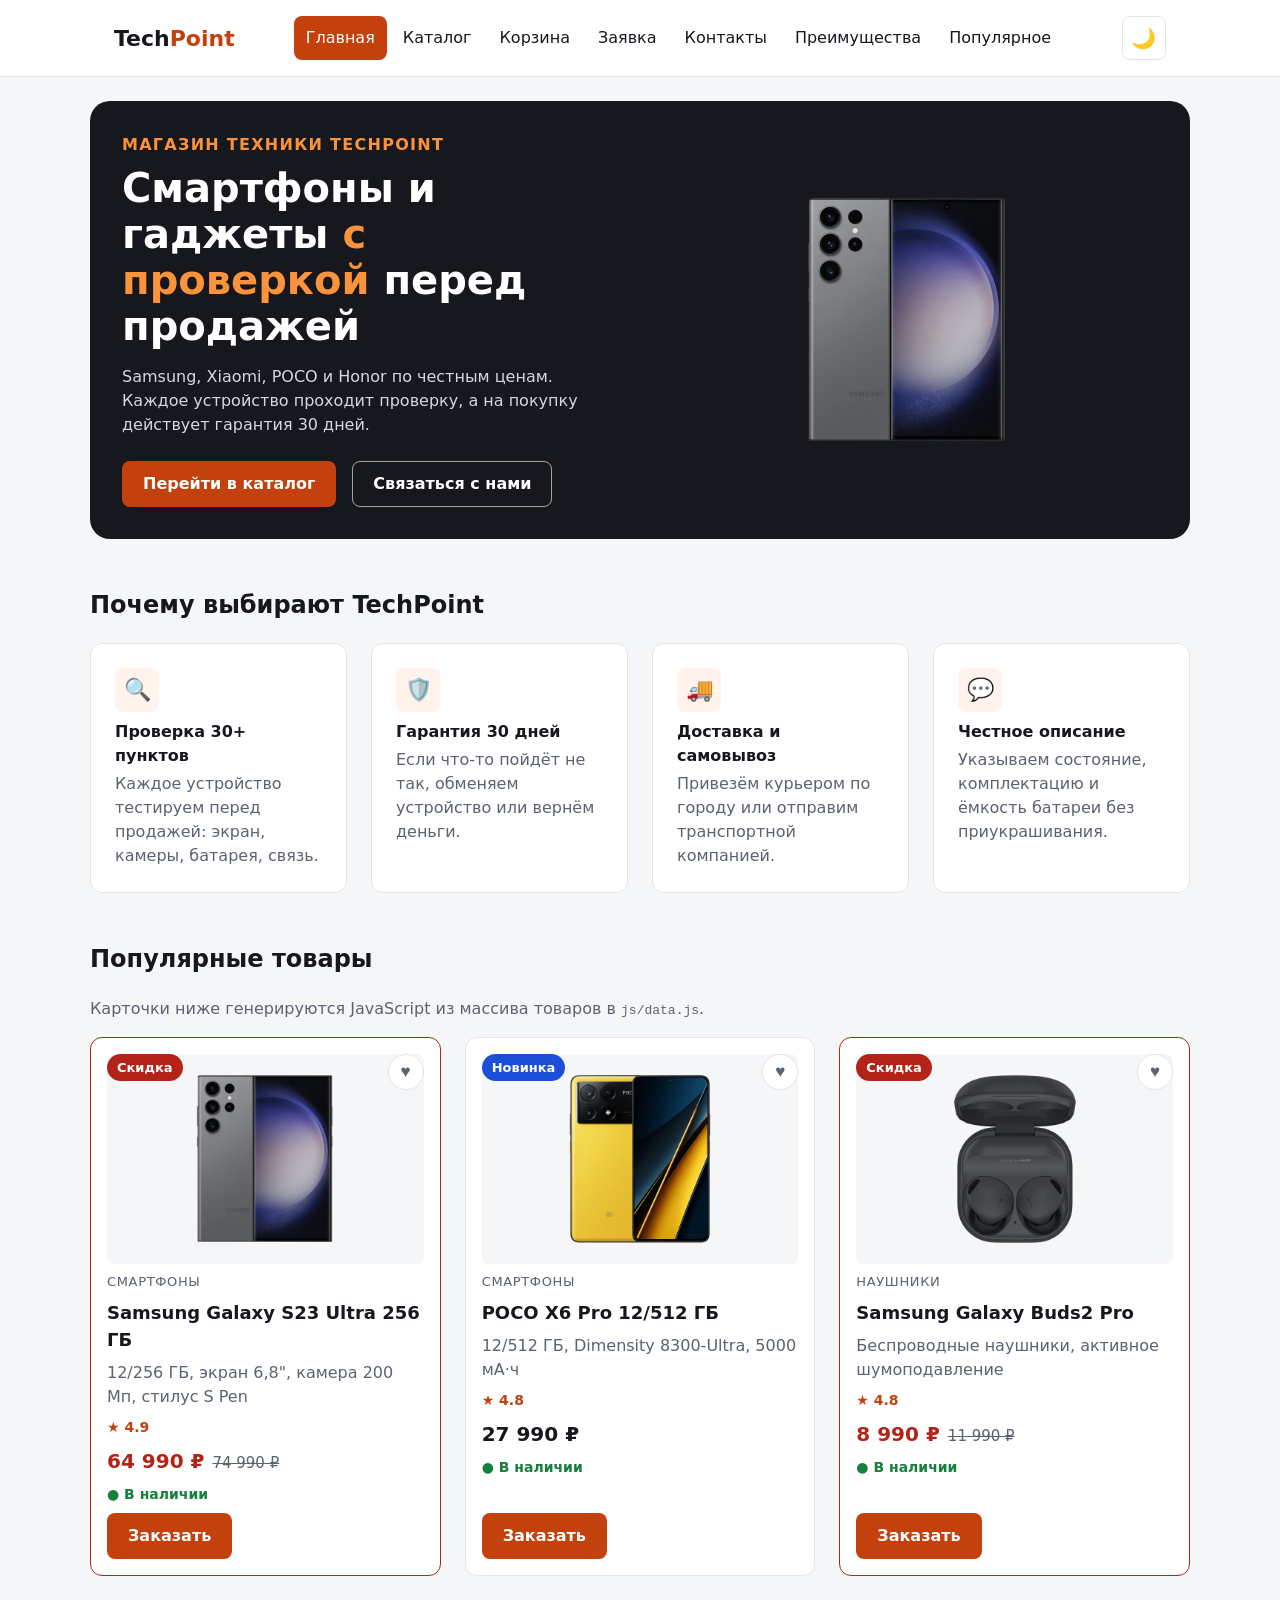
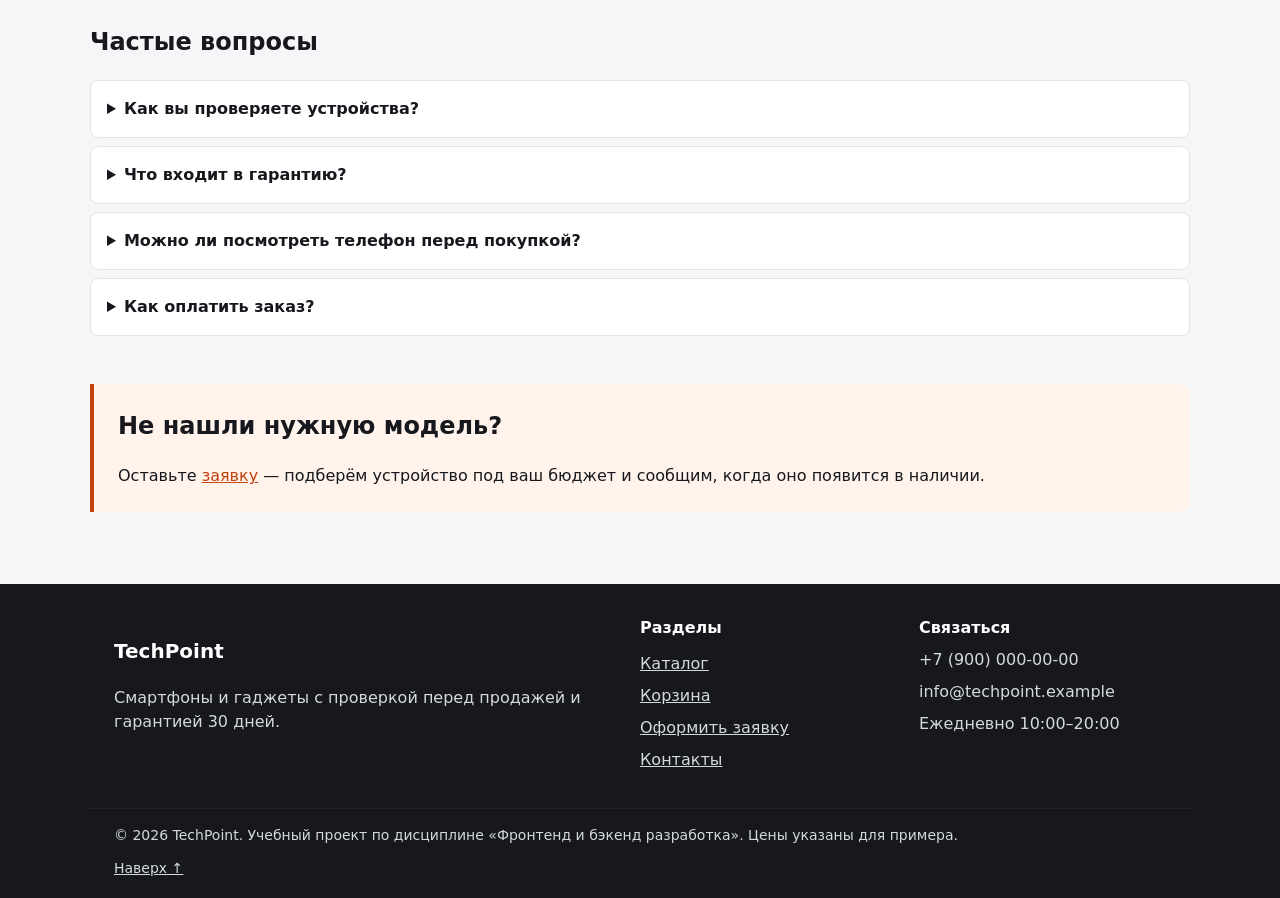
<file: index.html>
<!DOCTYPE html>
<html lang="ru">
<head>
  <meta charset="UTF-8">
  <meta name="viewport" content="width=device-width, initial-scale=1.0">
  <meta name="description" content="TechPoint — смартфоны и гаджеты с проверкой перед продажей и гарантией 30 дней.">
  <title>Главная — TechPoint, смартфоны и гаджеты</title>
  <link rel="stylesheet" href="css/style.css">
  <link rel="stylesheet" href="css/responsive.css">
  <script src="js/data.js" defer></script>
  <script src="js/cart.js" defer></script>
  <script src="js/catalog.js" defer></script>
  <script src="js/validation.js" defer></script>
  <script src="js/modal.js" defer></script>
  <script src="js/main.js" defer></script>
</head>
<body>
  <a class="skip-link" href="#main">Перейти к содержимому</a>

  <header class="site-header">
    <div class="site-header__inner">
      <a class="site-header__logo" href="index.html">Tech<span class="site-header__logo-accent">Point</span></a>
      <button type="button" class="button button--secondary menu-toggle" aria-expanded="false" aria-controls="site-nav" hidden>Меню</button>
      <nav id="site-nav" class="site-nav" aria-label="Основная навигация">
        <ul class="site-nav__list">
          <li class="site-nav__item"><a class="site-nav__link site-nav__link--active" href="index.html" aria-current="page">Главная</a></li>
          <li class="site-nav__item"><a class="site-nav__link" href="catalog.html">Каталог</a></li>
          <li class="site-nav__item"><a class="site-nav__link" href="cart.html">Корзина <span class="cart-counter" id="cart-counter" hidden>0</span></a></li>
          <li class="site-nav__item"><a class="site-nav__link" href="order.html">Заявка</a></li>
          <li class="site-nav__item"><a class="site-nav__link" href="contacts.html">Контакты</a></li>
          <li class="site-nav__item"><a class="site-nav__link" href="index.html#advantages">Преимущества</a></li>
          <li class="site-nav__item"><a class="site-nav__link" href="index.html#popular">Популярное</a></li>
        </ul>
      </nav>
      <button type="button" class="theme-toggle" id="theme-toggle" aria-pressed="false" aria-label="Включить тёмную тему">🌙</button>
    </div>
  </header>

  <main class="page-main" id="main" tabindex="-1">
    <section class="hero">
      <div class="hero__content">
        <p class="hero__label">Магазин техники TechPoint</p>
        <h1 class="hero__title">Смартфоны и гаджеты <span class="hero__accent">с проверкой</span> перед продажей</h1>
        <p class="hero__text">
          Samsung, Xiaomi, POCO и Honor по честным ценам. Каждое устройство проходит
          проверку, а на покупку действует гарантия 30 дней.
        </p>
        <div class="hero__actions">
          <a class="button button--primary" href="catalog.html">Перейти в каталог</a>
          <a class="button button--ghost" href="#contacts">Связаться с нами</a>
        </div>
      </div>
      <img class="hero__image" src="images/s23-ultra-480.webp"
              srcset="images/s23-ultra-240.webp 240w, images/s23-ultra-480.webp 480w"
              sizes="(min-width: 768px) 260px, 45vw" alt="Samsung Galaxy S23 Ultra спереди и сзади" width="480" height="480">
    </section>

    <section class="section" id="advantages">
      <h2 class="section__title">Почему выбирают TechPoint</h2>
      <ul class="advantages-list">
        <li class="advantages-list__item">
          <span class="advantages-list__icon" aria-hidden="true">🔍</span>
          <strong class="advantages-list__title">Проверка 30+ пунктов</strong>
          <p class="advantages-list__text">Каждое устройство тестируем перед продажей: экран, камеры, батарея, связь.</p>
        </li>
        <li class="advantages-list__item">
          <span class="advantages-list__icon" aria-hidden="true">🛡️</span>
          <strong class="advantages-list__title">Гарантия 30 дней</strong>
          <p class="advantages-list__text">Если что-то пойдёт не так, обменяем устройство или вернём деньги.</p>
        </li>
        <li class="advantages-list__item">
          <span class="advantages-list__icon" aria-hidden="true">🚚</span>
          <strong class="advantages-list__title">Доставка и самовывоз</strong>
          <p class="advantages-list__text">Привезём курьером по городу или отправим транспортной компанией.</p>
        </li>
        <li class="advantages-list__item">
          <span class="advantages-list__icon" aria-hidden="true">💬</span>
          <strong class="advantages-list__title">Честное описание</strong>
          <p class="advantages-list__text">Указываем состояние, комплектацию и ёмкость батареи без приукрашивания.</p>
        </li>
      </ul>
    </section>

    <section class="section" id="popular">
      <h2 class="section__title">Популярные товары</h2>
      <p class="section__text">Карточки ниже генерируются JavaScript из массива товаров в <code>js/data.js</code>.</p>
      <!-- Карточки создаёт renderPopularProducts() из js/catalog.js -->
      <div class="products-grid" id="popular-grid"></div>
    </section>

    <section class="section faq" id="faq">
      <h2 class="section__title">Частые вопросы</h2>
      <details class="faq__item">
        <summary class="faq__question">Как вы проверяете устройства?</summary>
        <p class="faq__answer">Тестируем экран, сенсор, камеры, динамики, микрофоны, связь, Wi‑Fi, зарядку и состояние батареи. Результаты проверки сообщаем покупателю.</p>
      </details>
      <details class="faq__item">
        <summary class="faq__question">Что входит в гарантию?</summary>
        <p class="faq__answer">В течение 30 дней мы бесплатно обменяем устройство или вернём деньги, если обнаружится заводской дефект.</p>
      </details>
      <details class="faq__item">
        <summary class="faq__question">Можно ли посмотреть телефон перед покупкой?</summary>
        <p class="faq__answer">Да, оставьте заявку — менеджер согласует время встречи, и вы сможете проверить устройство лично.</p>
      </details>
      <details class="faq__item">
        <summary class="faq__question">Как оплатить заказ?</summary>
        <p class="faq__answer">Наличными или переводом при получении. Предоплата не требуется.</p>
      </details>
    </section>

    <aside class="aside-info">
      <h2 class="aside-info__title">Не нашли нужную модель?</h2>
      <p class="aside-info__text">
        Оставьте <a href="order.html">заявку</a> — подберём устройство под ваш бюджет
        и сообщим, когда оно появится в наличии.
      </p>
    </aside>
  </main>

  <footer class="site-footer" id="contacts">
    <div class="site-footer__inner">
      <div class="site-footer__column">
        <p class="site-footer__logo">TechPoint</p>
        <p class="site-footer__text">
          Смартфоны и гаджеты с проверкой перед продажей и гарантией 30 дней.
        </p>
      </div>
      <nav class="site-footer__column" aria-label="Навигация в футере">
        <h2 class="site-footer__title">Разделы</h2>
        <ul class="site-footer__list">
          <li><a class="site-footer__link" href="catalog.html">Каталог</a></li>
          <li><a class="site-footer__link" href="cart.html">Корзина</a></li>
          <li><a class="site-footer__link" href="order.html">Оформить заявку</a></li>
          <li><a class="site-footer__link" href="contacts.html">Контакты</a></li>
        </ul>
      </nav>
      <div class="site-footer__column">
        <h2 class="site-footer__title">Связаться</h2>
        <p class="site-footer__text">+7 (900) 000-00-00</p>
        <p class="site-footer__text">info@techpoint.example</p>
        <p class="site-footer__text">Ежедневно 10:00–20:00</p>
      </div>
    </div>
    <p class="site-footer__bottom">
      &copy; 2026 TechPoint. Учебный проект по дисциплине «Фронтенд и бэкенд разработка». Цены указаны для примера.
      <a class="site-footer__link site-footer__top" href="#">Наверх ↑</a>
    </p>
  </footer>

  <dialog class="order-dialog" id="order-dialog" aria-describedby="dialog-product" aria-labelledby="order-dialog-title">
    <h2 class="order-dialog__title" id="order-dialog-title">Оформление заявки</h2>
    <p class="order-dialog__product" id="dialog-product">Товар: <span class="order-dialog__product-name" id="dialog-product-name"></span></p>
    <form class="order-form" id="order-form" action="#" method="post" novalidate>
      <input id="selected-product" name="selected-product" type="hidden">

      <p class="order-form__summary" role="alert" hidden></p>

      <div class="order-form__field">
        <label class="order-form__label" for="order-name">Имя <span class="order-form__required" aria-hidden="true">*</span></label>
        <input class="order-form__input" id="order-name" name="name" type="text" placeholder="Введите ваше имя" autocomplete="given-name" data-validate="name" required>
      </div>

      <div class="order-form__field">
        <label class="order-form__label" for="order-email">E-mail <span class="order-form__required" aria-hidden="true">*</span></label>
        <input class="order-form__input" id="order-email" name="email" type="email" placeholder="example@mail.ru" autocomplete="email" data-validate="email" required>
      </div>

      <div class="order-form__field">
        <label class="order-form__label" for="order-phone">Телефон <span class="order-form__required" aria-hidden="true">*</span></label>
        <input class="order-form__input" id="order-phone" name="phone" type="tel" inputmode="tel" placeholder="+7 (900) 000-00-00" aria-describedby="order-phone-hint" data-validate="phone" required>
        <small class="order-form__hint" id="order-phone-hint">Формат: +7 (900) 000-00-00</small>
      </div>

      <div class="order-form__field">
        <label class="order-form__label" for="order-comment">Комментарий</label>
        <textarea class="order-form__textarea" id="order-comment" name="comment" rows="3" placeholder="Цвет, объём памяти, удобное время"></textarea>
      </div>

      <div class="order-form__field order-form__field--checkbox">
        <label class="order-form__label">
          <input class="order-form__checkbox" id="order-agreement" name="agreement" type="checkbox" data-validate="agreement" required>
          Я подтверждаю, что ввожу учебные данные
        </label>
      </div>

      <div class="order-form__actions">
        <button class="button button--secondary" type="button" id="close-order-dialog">Закрыть</button>
        <button class="button button--primary" type="submit">Отправить заявку</button>
      </div>
    </form>
  </dialog>

  <p class="success-message" id="success-message" role="status" hidden></p>
</body>
</html>
</file>
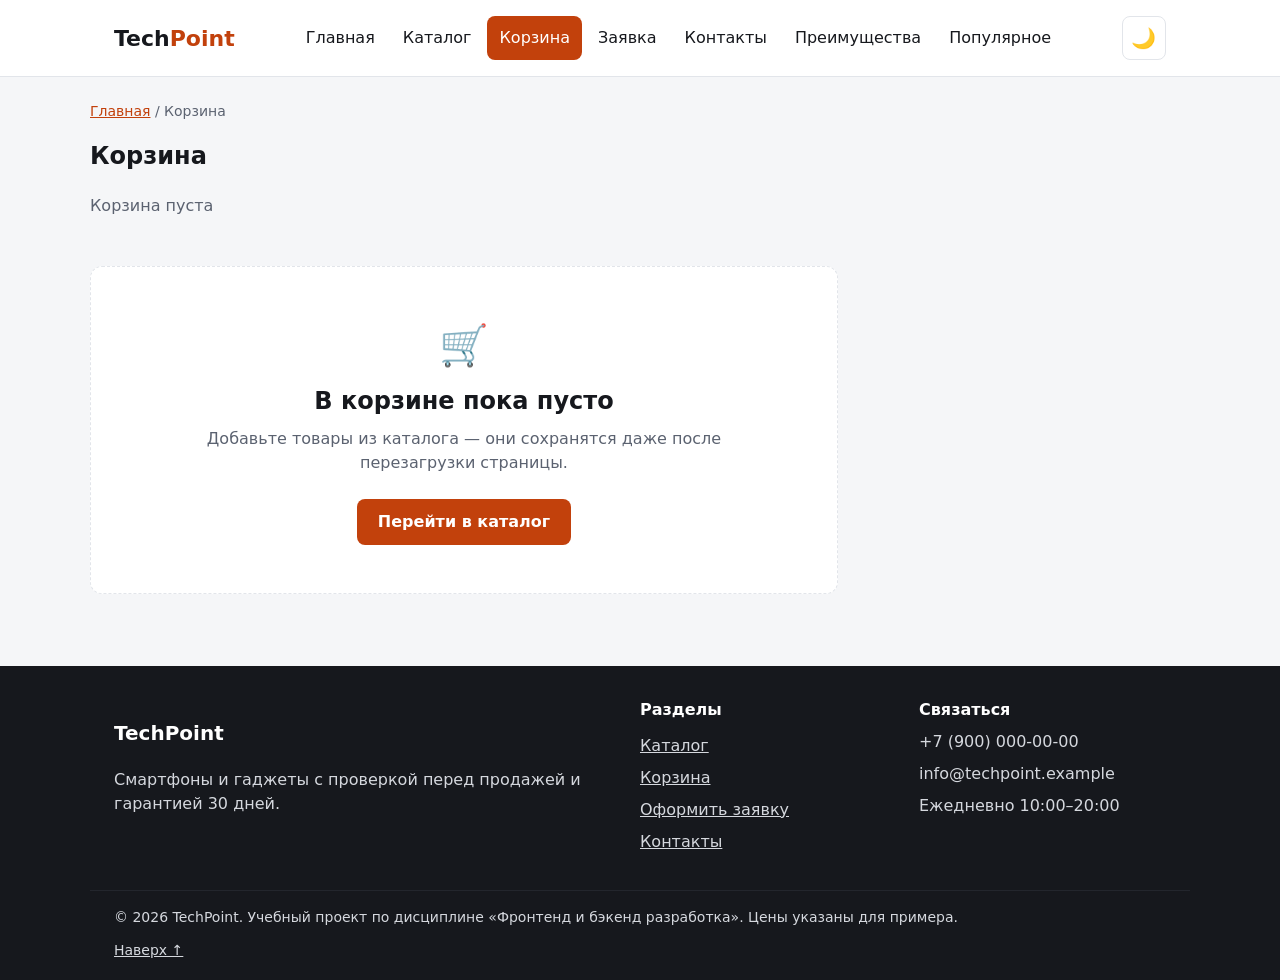
<file: cart.html>
<!DOCTYPE html>
<html lang="ru">
<head>
  <meta charset="UTF-8">
  <meta name="viewport" content="width=device-width, initial-scale=1.0">
  <meta name="description" content="Корзина магазина TechPoint: выбранные товары, количество, промокод и расчёт суммы.">
  <title>Корзина — TechPoint</title>
  <link rel="stylesheet" href="css/style.css">
  <link rel="stylesheet" href="css/responsive.css">
  <script src="js/data.js" defer></script>
  <script src="js/cart.js" defer></script>
  <script src="js/catalog.js" defer></script>
  <script src="js/validation.js" defer></script>
  <script src="js/modal.js" defer></script>
  <script src="js/main.js" defer></script>
</head>
<body>
  <a class="skip-link" href="#main">Перейти к содержимому</a>

  <header class="site-header">
    <div class="site-header__inner">
      <a class="site-header__logo" href="index.html">Tech<span class="site-header__logo-accent">Point</span></a>
      <button type="button" class="button button--secondary menu-toggle" aria-expanded="false" aria-controls="site-nav" hidden>Меню</button>
      <nav id="site-nav" class="site-nav" aria-label="Основная навигация">
        <ul class="site-nav__list">
          <li class="site-nav__item"><a class="site-nav__link" href="index.html">Главная</a></li>
          <li class="site-nav__item"><a class="site-nav__link" href="catalog.html">Каталог</a></li>
          <li class="site-nav__item"><a class="site-nav__link site-nav__link--active" href="cart.html" aria-current="page">Корзина <span class="cart-counter" id="cart-counter" hidden>0</span></a></li>
          <li class="site-nav__item"><a class="site-nav__link" href="order.html">Заявка</a></li>
          <li class="site-nav__item"><a class="site-nav__link" href="contacts.html">Контакты</a></li>
          <li class="site-nav__item"><a class="site-nav__link" href="index.html#advantages">Преимущества</a></li>
          <li class="site-nav__item"><a class="site-nav__link" href="index.html#popular">Популярное</a></li>
        </ul>
      </nav>
      <button type="button" class="theme-toggle" id="theme-toggle" aria-pressed="false" aria-label="Включить тёмную тему">🌙</button>
    </div>
  </header>

  <main class="page-main" id="main" tabindex="-1">
    <nav class="breadcrumbs" aria-label="Хлебные крошки">
      <a class="breadcrumbs__link" href="index.html">Главная</a>
      <span class="breadcrumbs__current" aria-current="page">Корзина</span>
    </nav>

    <section class="section">
      <h1 class="section__title">Корзина</h1>
      <p class="section__text" id="cart-count-label" role="status">Корзина пуста</p>
    </section>

    <div class="cart-layout">
      <div class="cart-layout__items">
        <!-- Строки корзины создаёт renderCartPage() из js/cart.js -->
        <ul class="cart-items" id="cart-items"></ul>

        <div class="catalog-empty" id="cart-empty" hidden>
          <span class="catalog-empty__icon" aria-hidden="true">🛒</span>
          <h2 class="catalog-empty__title">В корзине пока пусто</h2>
          <p class="catalog-empty__text">Добавьте товары из каталога — они сохранятся даже после перезагрузки страницы.</p>
          <div class="catalog-empty__actions">
            <a class="button button--primary" href="catalog.html">Перейти в каталог</a>
          </div>
        </div>
      </div>

      <aside class="cart-summary" id="cart-summary" hidden>
        <h2 class="cart-summary__title">Итого</h2>
        <p class="cart-summary__row">
          <span>Товары</span>
          <span id="cart-subtotal">0 ₽</span>
        </p>
        <p class="cart-summary__row cart-summary__row--discount" id="cart-discount-row" hidden>
          <span>Скидка по промокоду</span>
          <span id="cart-discount">− 0 ₽</span>
        </p>

        <form class="promo-form" id="promo-form" novalidate>
          <label class="promo-form__label" for="promo-input">Промокод</label>
          <div class="promo-form__row">
            <input class="promo-form__input" id="promo-input" type="text" placeholder="Например, TECH10" autocomplete="off">
            <button class="button button--secondary" type="submit">Применить</button>
          </div>
          <p class="promo-message" id="promo-message" role="status"></p>
        </form>

        <p class="cart-summary__row cart-summary__row--total">
          <span>К оплате</span>
          <span id="cart-total">0 ₽</span>
        </p>

        <div class="cart-summary__actions">
          <a class="button button--primary" href="order.html">Оформить заявку</a>
          <button class="button button--secondary" type="button" id="cart-clear">Очистить корзину</button>
        </div>
        <p class="cart-summary__hint">Учебный проект: оплата не производится, заявка остаётся в браузере.</p>
      </aside>
    </div>
  </main>

  <footer class="site-footer" id="contacts">
    <div class="site-footer__inner">
      <div class="site-footer__column">
        <p class="site-footer__logo">TechPoint</p>
        <p class="site-footer__text">
          Смартфоны и гаджеты с проверкой перед продажей и гарантией 30 дней.
        </p>
      </div>
      <nav class="site-footer__column" aria-label="Навигация в футере">
        <h2 class="site-footer__title">Разделы</h2>
        <ul class="site-footer__list">
          <li><a class="site-footer__link" href="catalog.html">Каталог</a></li>
          <li><a class="site-footer__link" href="cart.html">Корзина</a></li>
          <li><a class="site-footer__link" href="order.html">Оформить заявку</a></li>
          <li><a class="site-footer__link" href="contacts.html">Контакты</a></li>
        </ul>
      </nav>
      <div class="site-footer__column">
        <h2 class="site-footer__title">Связаться</h2>
        <p class="site-footer__text">+7 (900) 000-00-00</p>
        <p class="site-footer__text">info@techpoint.example</p>
        <p class="site-footer__text">Ежедневно 10:00–20:00</p>
      </div>
    </div>
    <p class="site-footer__bottom">
      &copy; 2026 TechPoint. Учебный проект по дисциплине «Фронтенд и бэкенд разработка». Цены указаны для примера.
      <a class="site-footer__link site-footer__top" href="#">Наверх ↑</a>
    </p>
  </footer>

  <p class="success-message" id="success-message" role="status" hidden></p>
</body>
</html>
</file>
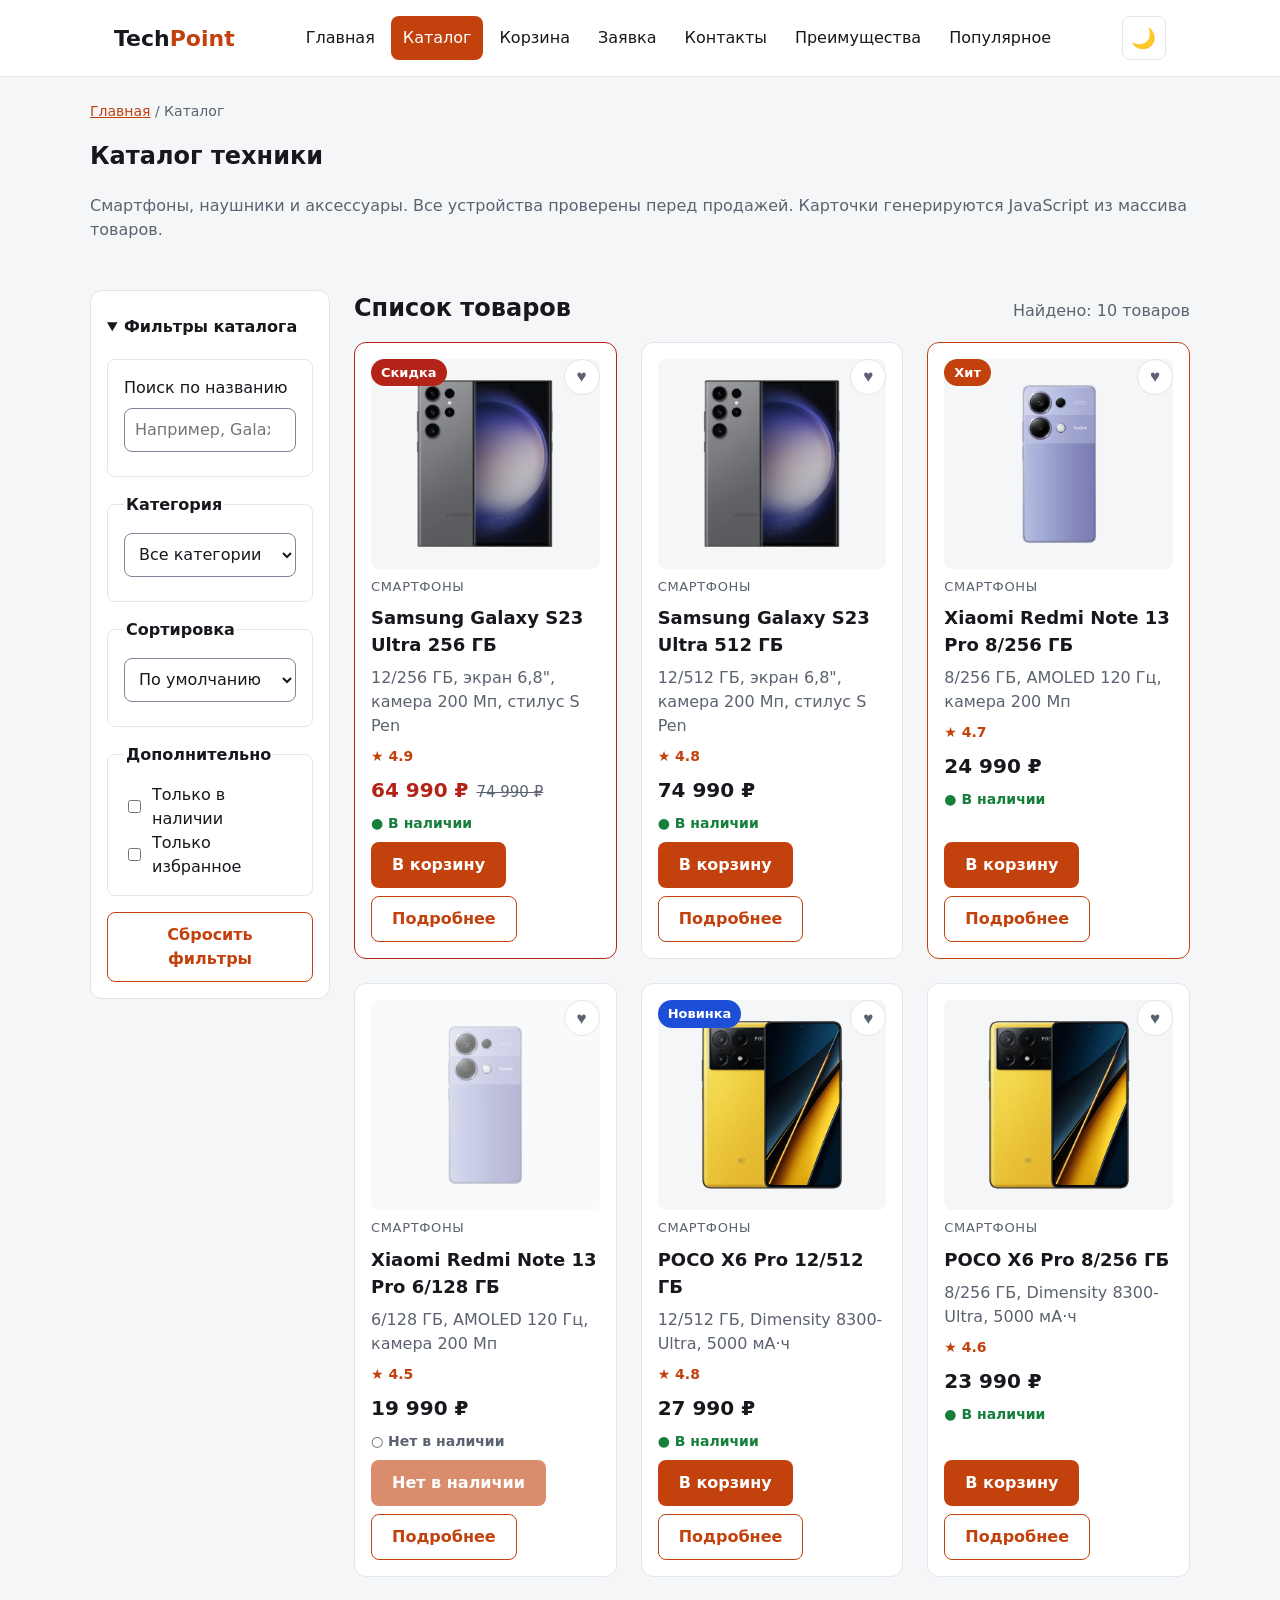
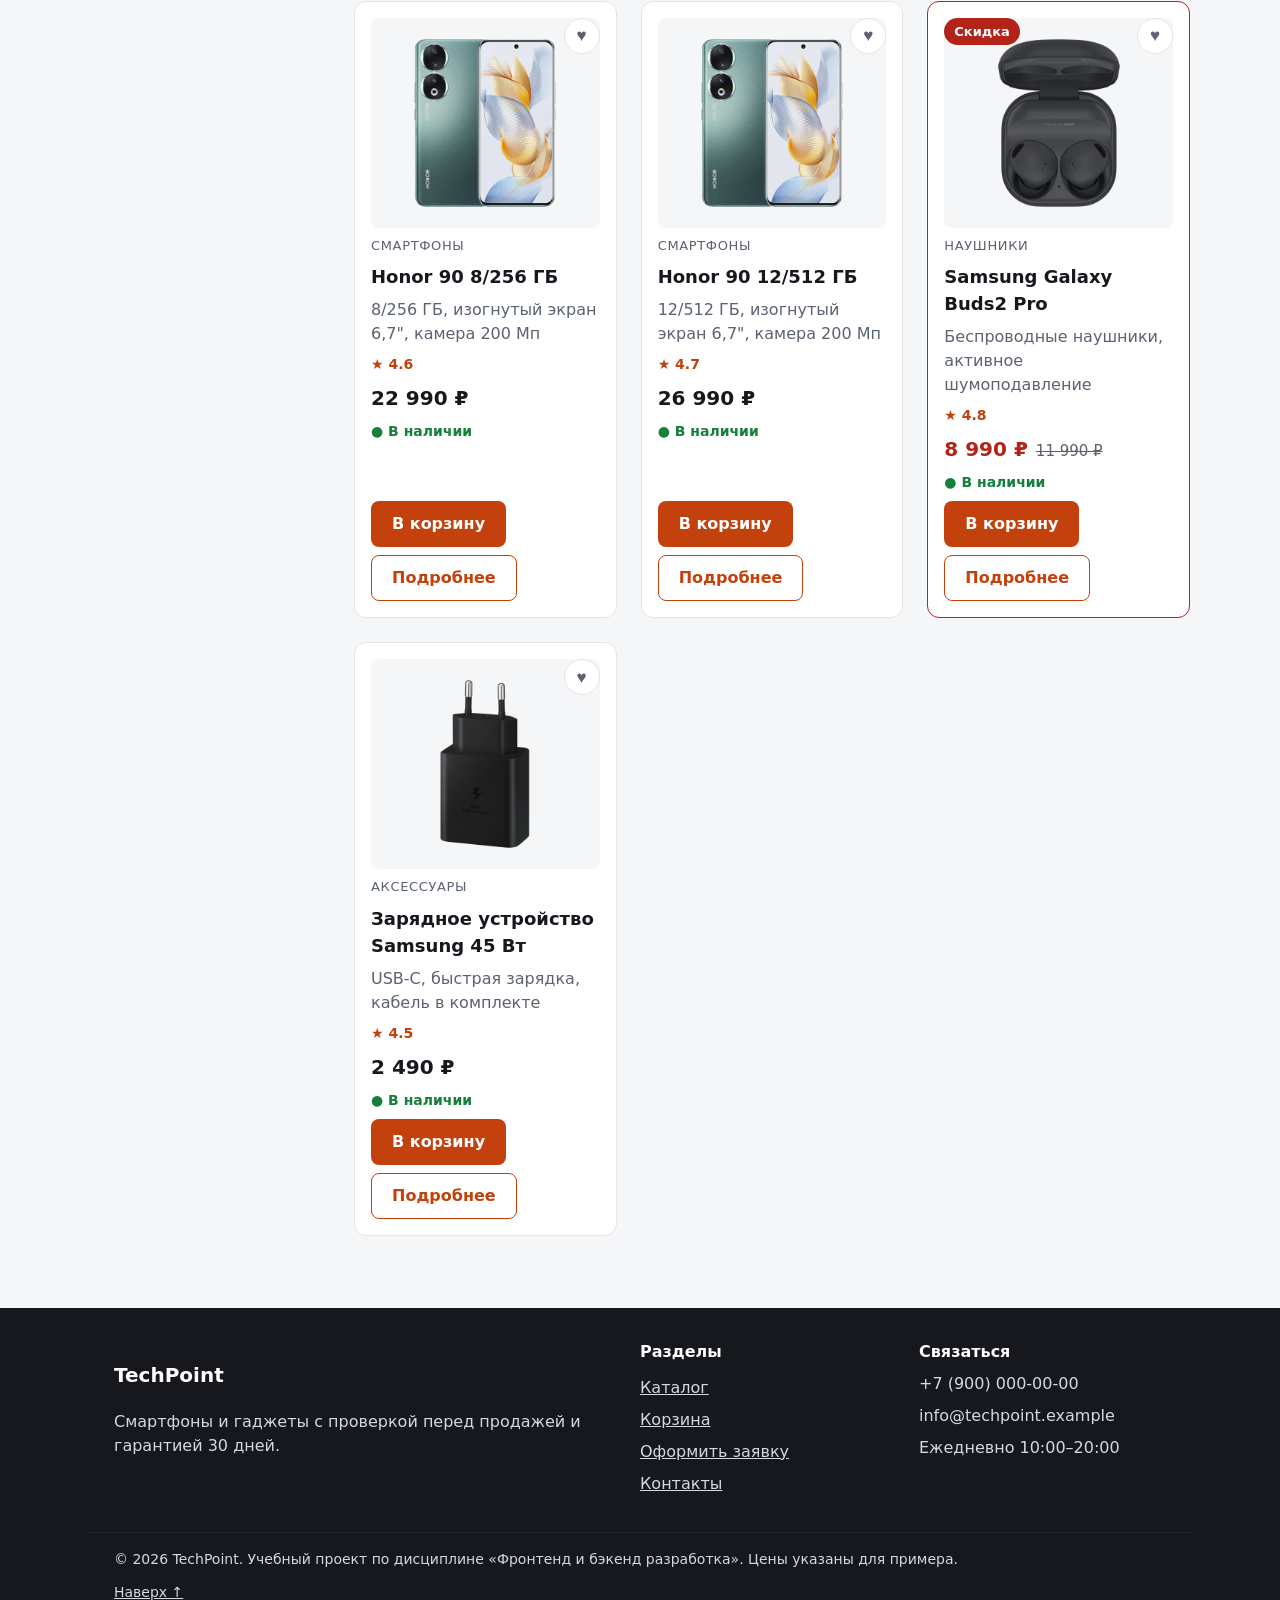
<file: catalog.html>
<!DOCTYPE html>
<html lang="ru">
<head>
  <meta charset="UTF-8">
  <meta name="viewport" content="width=device-width, initial-scale=1.0">
  <meta name="description" content="Каталог смартфонов, наушников и аксессуаров магазина TechPoint: поиск, фильтры и сортировка.">
  <title>Каталог — TechPoint</title>
  <link rel="stylesheet" href="css/style.css">
  <link rel="stylesheet" href="css/responsive.css">
  <script src="js/data.js" defer></script>
  <script src="js/cart.js" defer></script>
  <script src="js/catalog.js" defer></script>
  <script src="js/validation.js" defer></script>
  <script src="js/modal.js" defer></script>
  <script src="js/main.js" defer></script>
</head>
<body>
  <a class="skip-link" href="#main">Перейти к содержимому</a>

  <header class="site-header">
    <div class="site-header__inner">
      <a class="site-header__logo" href="index.html">Tech<span class="site-header__logo-accent">Point</span></a>
      <button type="button" class="button button--secondary menu-toggle" aria-expanded="false" aria-controls="site-nav" hidden>Меню</button>
      <nav id="site-nav" class="site-nav" aria-label="Основная навигация">
        <ul class="site-nav__list">
          <li class="site-nav__item"><a class="site-nav__link" href="index.html">Главная</a></li>
          <li class="site-nav__item"><a class="site-nav__link site-nav__link--active" href="catalog.html" aria-current="page">Каталог</a></li>
          <li class="site-nav__item"><a class="site-nav__link" href="cart.html">Корзина <span class="cart-counter" id="cart-counter" hidden>0</span></a></li>
          <li class="site-nav__item"><a class="site-nav__link" href="order.html">Заявка</a></li>
          <li class="site-nav__item"><a class="site-nav__link" href="contacts.html">Контакты</a></li>
          <li class="site-nav__item"><a class="site-nav__link" href="index.html#advantages">Преимущества</a></li>
          <li class="site-nav__item"><a class="site-nav__link" href="index.html#popular">Популярное</a></li>
        </ul>
      </nav>
      <button type="button" class="theme-toggle" id="theme-toggle" aria-pressed="false" aria-label="Включить тёмную тему">🌙</button>
    </div>
  </header>

  <main class="page-main" id="main" tabindex="-1">
    <nav class="breadcrumbs" aria-label="Хлебные крошки">
      <a class="breadcrumbs__link" href="index.html">Главная</a>
      <span class="breadcrumbs__current" aria-current="page">Каталог</span>
    </nav>

    <section class="section">
      <h1 class="section__title">Каталог техники</h1>
      <p class="section__text">
        Смартфоны, наушники и аксессуары. Все устройства проверены перед продажей.
        Карточки генерируются JavaScript из массива товаров.
      </p>
    </section>

    <section class="catalog-layout" aria-label="Каталог товаров">
      <aside class="catalog-filters">
        <details class="filter-panel" open>
          <summary class="catalog-filters__title">Фильтры каталога</summary>
          <div class="filters-form">
            <div class="filters-form__fieldset">
              <label class="filters-form__label" for="catalog-search">Поиск по названию</label>
              <input class="filters-form__input" id="catalog-search" type="search" placeholder="Например, Galaxy" autocomplete="off">
            </div>

            <fieldset class="filters-form__fieldset">
              <legend class="filters-form__legend">Категория</legend>
              <select class="filters-form__input" id="catalog-category">
                <option value="all">Все категории</option>
                <!-- Остальные пункты добавляет initCatalog() из CATEGORIES -->
              </select>
            </fieldset>

            <fieldset class="filters-form__fieldset">
              <legend class="filters-form__legend">Сортировка</legend>
              <select class="filters-form__input" id="catalog-sort">
                <option value="default">По умолчанию</option>
                <option value="price-asc">Сначала дешевле</option>
                <option value="price-desc">Сначала дороже</option>
                <option value="title-asc">По названию (А–Я)</option>
                <option value="rating-desc">По рейтингу</option>
              </select>
            </fieldset>

            <fieldset class="filters-form__fieldset">
              <legend class="filters-form__legend">Дополнительно</legend>
              <label class="filters-form__label filter-checkbox">
                <input class="filters-form__checkbox" type="checkbox" id="catalog-available">
                Только в наличии
              </label>
              <label class="filters-form__label filter-checkbox">
                <input class="filters-form__checkbox" type="checkbox" id="catalog-favorites">
                Только избранное
              </label>
            </fieldset>

            <button class="button button--secondary" type="button" data-reset-filters>Сбросить фильтры</button>
          </div>
        </details>
      </aside>

      <section class="catalog-products">
        <div class="catalog-products__header">
          <h2 class="catalog-products__title">Список товаров</h2>
          <p class="catalog-products__count" id="catalog-count" role="status">Найдено: 0 товаров</p>
        </div>

        <!-- Карточки создаёт initCatalog() из js/catalog.js -->
        <div class="products-grid" id="catalog-grid"></div>

        <div class="catalog-empty" id="catalog-empty" hidden>
          <span class="catalog-empty__icon" aria-hidden="true">🔍</span>
          <h3 class="catalog-empty__title">Ничего не найдено</h3>
          <p class="catalog-empty__text" id="catalog-empty-query"></p>
          <p class="catalog-empty__text">Попробуйте изменить запрос или сбросить фильтры. Если нужной модели нет в каталоге — оставьте заявку, и мы подберём устройство.</p>
          <div class="catalog-empty__actions">
            <button class="button button--primary" type="button" data-reset-filters>Сбросить фильтры</button>
            <a class="button button--secondary" href="order.html">Оставить заявку</a>
          </div>
        </div>
      </section>
    </section>
  </main>

  <footer class="site-footer" id="contacts">
    <div class="site-footer__inner">
      <div class="site-footer__column">
        <p class="site-footer__logo">TechPoint</p>
        <p class="site-footer__text">
          Смартфоны и гаджеты с проверкой перед продажей и гарантией 30 дней.
        </p>
      </div>
      <nav class="site-footer__column" aria-label="Навигация в футере">
        <h2 class="site-footer__title">Разделы</h2>
        <ul class="site-footer__list">
          <li><a class="site-footer__link" href="catalog.html">Каталог</a></li>
          <li><a class="site-footer__link" href="cart.html">Корзина</a></li>
          <li><a class="site-footer__link" href="order.html">Оформить заявку</a></li>
          <li><a class="site-footer__link" href="contacts.html">Контакты</a></li>
        </ul>
      </nav>
      <div class="site-footer__column">
        <h2 class="site-footer__title">Связаться</h2>
        <p class="site-footer__text">+7 (900) 000-00-00</p>
        <p class="site-footer__text">info@techpoint.example</p>
        <p class="site-footer__text">Ежедневно 10:00–20:00</p>
      </div>
    </div>
    <p class="site-footer__bottom">
      &copy; 2026 TechPoint. Учебный проект по дисциплине «Фронтенд и бэкенд разработка». Цены указаны для примера.
      <a class="site-footer__link site-footer__top" href="#">Наверх ↑</a>
    </p>
  </footer>

  <p class="success-message" id="success-message" role="status" hidden></p>
</body>
</html>
</file>
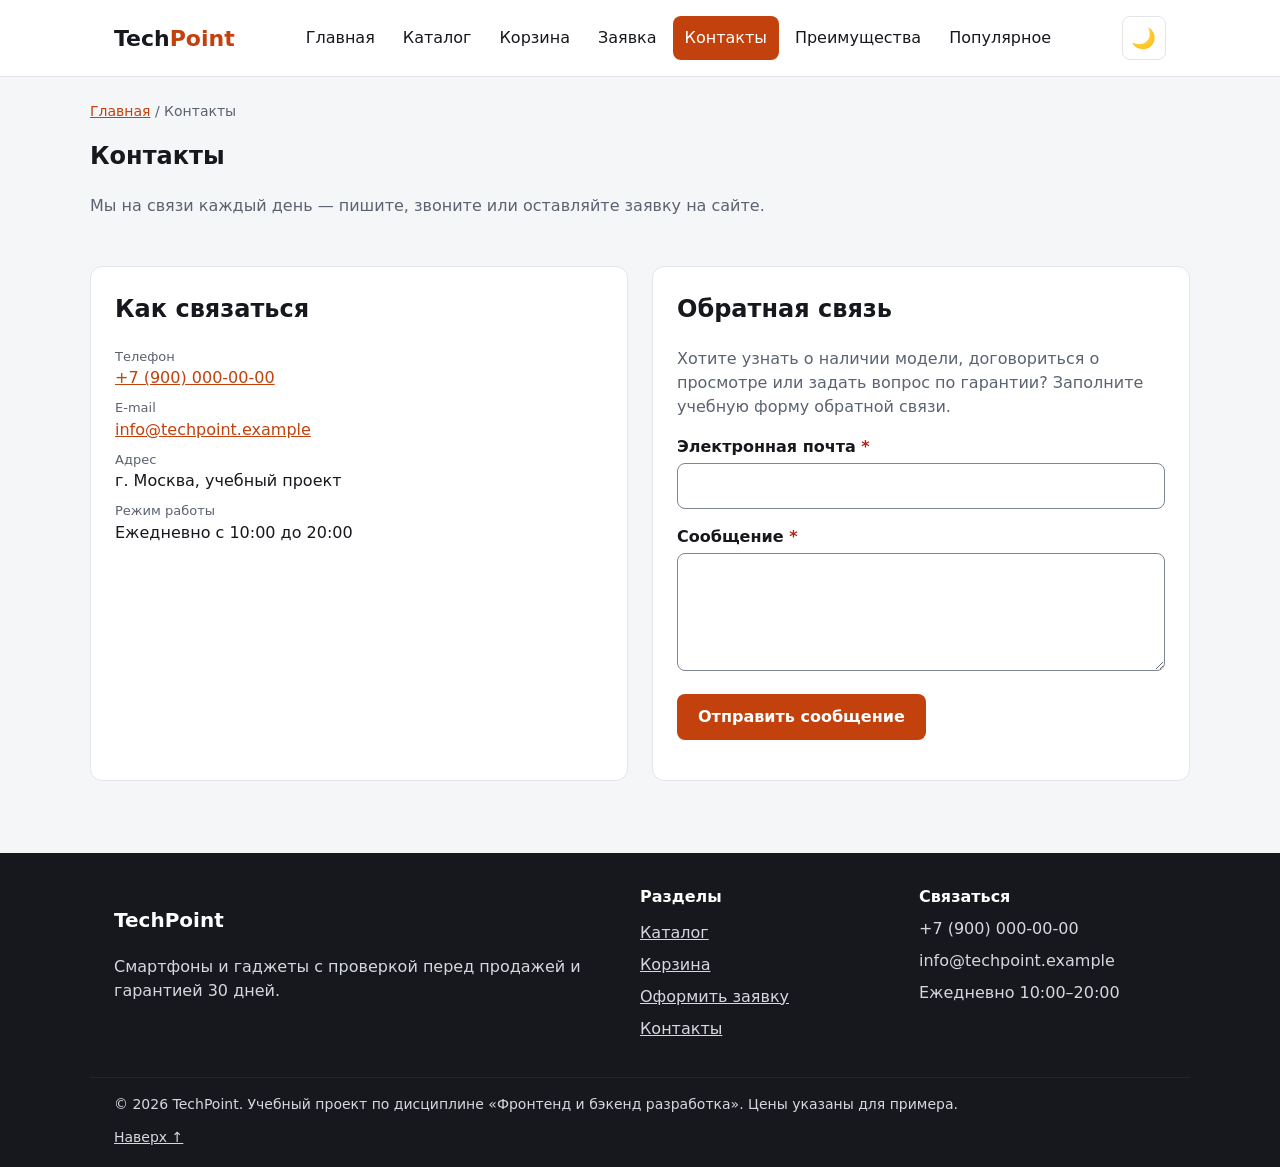
<file: contacts.html>
<!DOCTYPE html>
<html lang="ru">
<head>
  <meta charset="UTF-8">
  <meta name="viewport" content="width=device-width, initial-scale=1.0">
  <meta name="description" content="Контакты магазина TechPoint: телефон, e-mail, адрес и режим работы.">
  <title>Контакты — TechPoint</title>
  <link rel="stylesheet" href="css/style.css">
  <link rel="stylesheet" href="css/responsive.css">
  <script src="js/data.js" defer></script>
  <script src="js/cart.js" defer></script>
  <script src="js/catalog.js" defer></script>
  <script src="js/validation.js" defer></script>
  <script src="js/modal.js" defer></script>
  <script src="js/main.js" defer></script>
</head>
<body>
  <a class="skip-link" href="#main">Перейти к содержимому</a>

  <header class="site-header">
    <div class="site-header__inner">
      <a class="site-header__logo" href="index.html">Tech<span class="site-header__logo-accent">Point</span></a>
      <button type="button" class="button button--secondary menu-toggle" aria-expanded="false" aria-controls="site-nav" hidden>Меню</button>
      <nav id="site-nav" class="site-nav" aria-label="Основная навигация">
        <ul class="site-nav__list">
          <li class="site-nav__item"><a class="site-nav__link" href="index.html">Главная</a></li>
          <li class="site-nav__item"><a class="site-nav__link" href="catalog.html">Каталог</a></li>
          <li class="site-nav__item"><a class="site-nav__link" href="cart.html">Корзина <span class="cart-counter" id="cart-counter" hidden>0</span></a></li>
          <li class="site-nav__item"><a class="site-nav__link" href="order.html">Заявка</a></li>
          <li class="site-nav__item"><a class="site-nav__link site-nav__link--active" href="contacts.html" aria-current="page">Контакты</a></li>
          <li class="site-nav__item"><a class="site-nav__link" href="index.html#advantages">Преимущества</a></li>
          <li class="site-nav__item"><a class="site-nav__link" href="index.html#popular">Популярное</a></li>
        </ul>
      </nav>
      <button type="button" class="theme-toggle" id="theme-toggle" aria-pressed="false" aria-label="Включить тёмную тему">🌙</button>
    </div>
  </header>

  <main class="page-main" id="main" tabindex="-1">
    <nav class="breadcrumbs" aria-label="Хлебные крошки">
      <a class="breadcrumbs__link" href="index.html">Главная</a>
      <span class="breadcrumbs__current" aria-current="page">Контакты</span>
    </nav>

    <section class="section">
      <h1 class="section__title">Контакты</h1>
      <p class="section__text">Мы на связи каждый день — пишите, звоните или оставляйте заявку на сайте.</p>
    </section>

    <div class="contacts-layout">
      <section class="contacts-card">
        <h2 class="contacts-card__title">Как связаться</h2>
        <ul class="contacts-list">
          <li class="contacts-list__item">
            <span class="contacts-list__label">Телефон</span>
            <a href="tel:+79000000000">+7 (900) 000-00-00</a>
          </li>
          <li class="contacts-list__item">
            <span class="contacts-list__label">E-mail</span>
            <a href="mailto:info@techpoint.example">info@techpoint.example</a>
          </li>
          <li class="contacts-list__item">
            <span class="contacts-list__label">Адрес</span>
            г. Москва, учебный проект
          </li>
          <li class="contacts-list__item">
            <span class="contacts-list__label">Режим работы</span>
            Ежедневно с 10:00 до 20:00
          </li>
        </ul>
      </section>

      <section class="contacts-card" id="feedback">
        <h2 class="contacts-card__title">Обратная связь</h2>
        <p class="contacts-card__text">
          Хотите узнать о наличии модели, договориться о просмотре или задать вопрос по гарантии?
          Заполните учебную форму обратной связи.
        </p>
        <form id="feedback-form" novalidate>
          <p class="order-form__summary" role="alert" hidden></p>
          <div class="order-form__field">
            <label class="order-form__label" for="feedback-email">Электронная почта <span class="order-form__required" aria-hidden="true">*</span></label>
            <input class="order-form__input" id="feedback-email" name="email" type="email" autocomplete="email" data-validate="email" required>
          </div>
          <div class="order-form__field">
            <label class="order-form__label" for="feedback-message">Сообщение <span class="order-form__required" aria-hidden="true">*</span></label>
            <textarea class="order-form__textarea" id="feedback-message" name="message" rows="4" data-validate="message" required></textarea>
          </div>
          <button class="button button--primary" type="submit">Отправить сообщение</button>
          <p id="feedback-status" role="status"></p>
        </form>
      </section>
    </div>
  </main>

  <footer class="site-footer" id="contacts">
    <div class="site-footer__inner">
      <div class="site-footer__column">
        <p class="site-footer__logo">TechPoint</p>
        <p class="site-footer__text">
          Смартфоны и гаджеты с проверкой перед продажей и гарантией 30 дней.
        </p>
      </div>
      <nav class="site-footer__column" aria-label="Навигация в футере">
        <h2 class="site-footer__title">Разделы</h2>
        <ul class="site-footer__list">
          <li><a class="site-footer__link" href="catalog.html">Каталог</a></li>
          <li><a class="site-footer__link" href="cart.html">Корзина</a></li>
          <li><a class="site-footer__link" href="order.html">Оформить заявку</a></li>
          <li><a class="site-footer__link" href="contacts.html">Контакты</a></li>
        </ul>
      </nav>
      <div class="site-footer__column">
        <h2 class="site-footer__title">Связаться</h2>
        <p class="site-footer__text">+7 (900) 000-00-00</p>
        <p class="site-footer__text">info@techpoint.example</p>
        <p class="site-footer__text">Ежедневно 10:00–20:00</p>
      </div>
    </div>
    <p class="site-footer__bottom">
      &copy; 2026 TechPoint. Учебный проект по дисциплине «Фронтенд и бэкенд разработка». Цены указаны для примера.
      <a class="site-footer__link site-footer__top" href="#">Наверх ↑</a>
    </p>
  </footer>

  <p class="success-message" id="success-message" role="status" hidden></p>
</body>
</html>
</file>
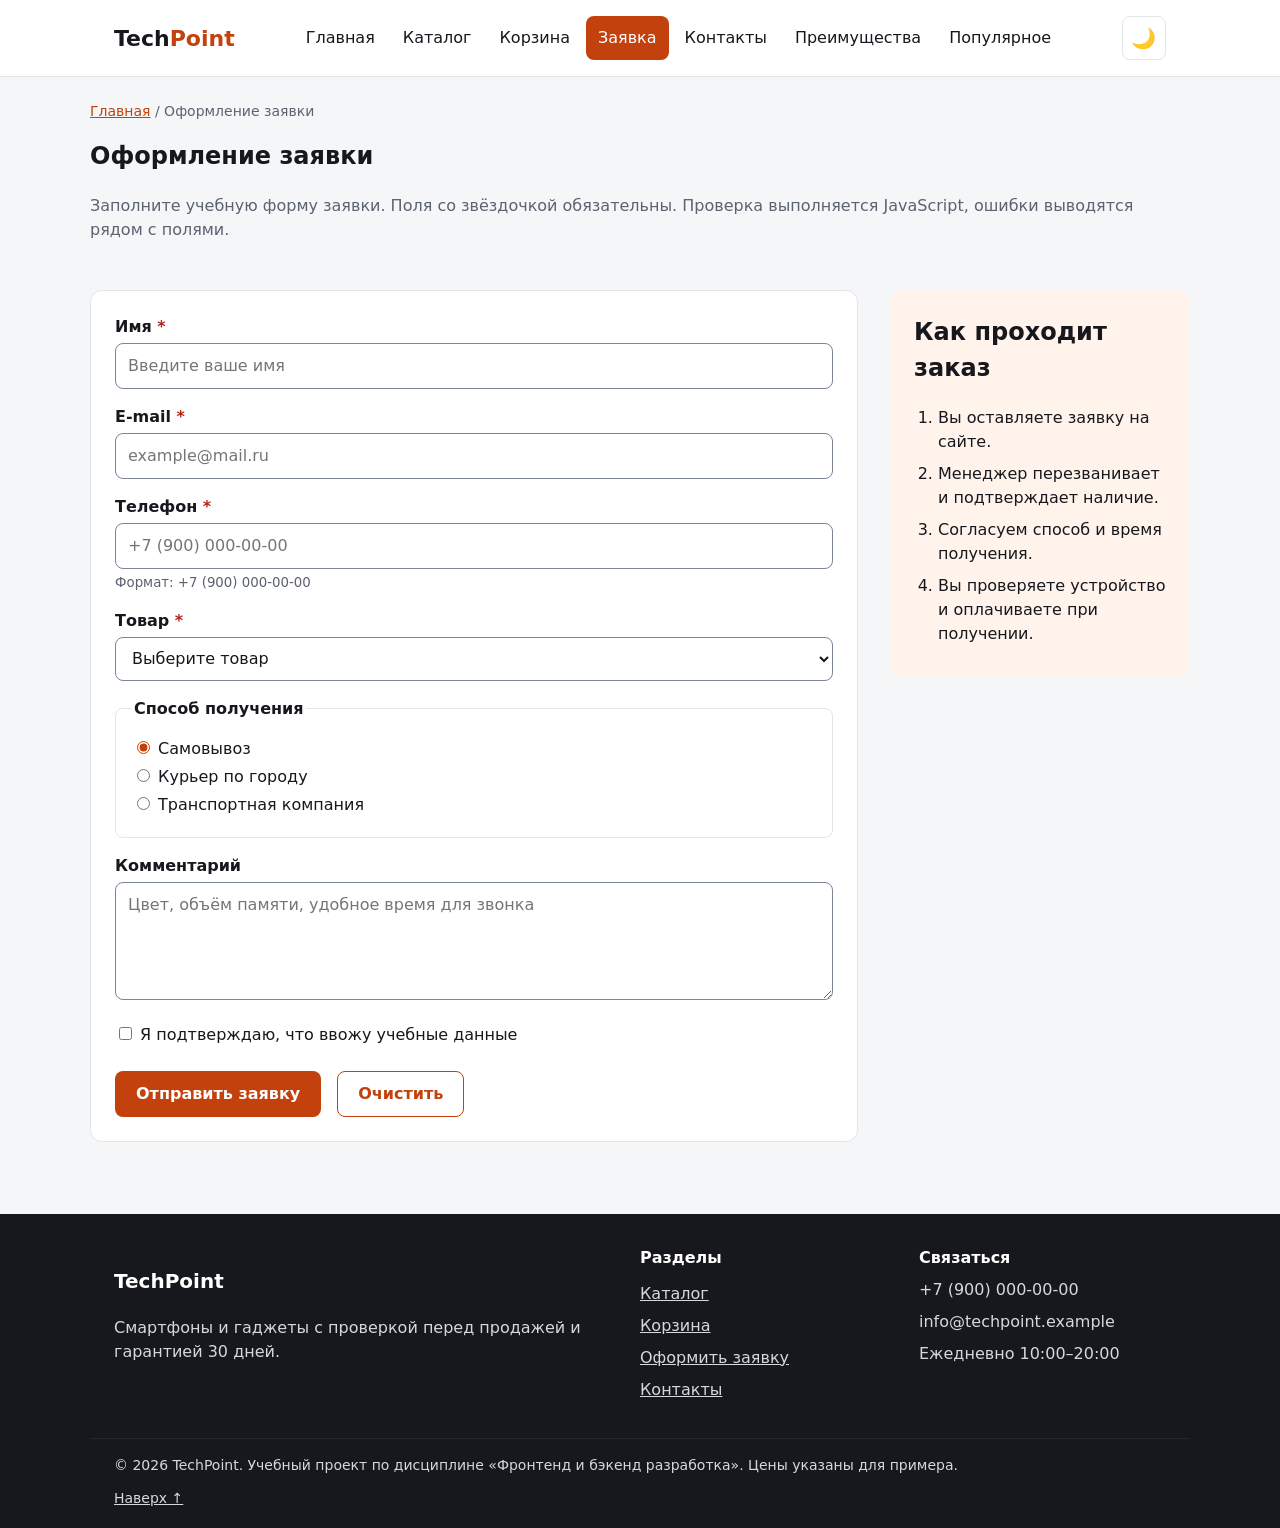
<file: order.html>
<!DOCTYPE html>
<html lang="ru">
<head>
  <meta charset="UTF-8">
  <meta name="viewport" content="width=device-width, initial-scale=1.0">
  <meta name="description" content="Форма заявки на покупку смартфона или гаджета в магазине TechPoint.">
  <title>Оформление заявки — TechPoint</title>
  <link rel="stylesheet" href="css/style.css">
  <link rel="stylesheet" href="css/responsive.css">
  <script src="js/data.js" defer></script>
  <script src="js/cart.js" defer></script>
  <script src="js/catalog.js" defer></script>
  <script src="js/validation.js" defer></script>
  <script src="js/modal.js" defer></script>
  <script src="js/main.js" defer></script>
</head>
<body>
  <a class="skip-link" href="#main">Перейти к содержимому</a>

  <header class="site-header">
    <div class="site-header__inner">
      <a class="site-header__logo" href="index.html">Tech<span class="site-header__logo-accent">Point</span></a>
      <button type="button" class="button button--secondary menu-toggle" aria-expanded="false" aria-controls="site-nav" hidden>Меню</button>
      <nav id="site-nav" class="site-nav" aria-label="Основная навигация">
        <ul class="site-nav__list">
          <li class="site-nav__item"><a class="site-nav__link" href="index.html">Главная</a></li>
          <li class="site-nav__item"><a class="site-nav__link" href="catalog.html">Каталог</a></li>
          <li class="site-nav__item"><a class="site-nav__link" href="cart.html">Корзина <span class="cart-counter" id="cart-counter" hidden>0</span></a></li>
          <li class="site-nav__item"><a class="site-nav__link site-nav__link--active" href="order.html" aria-current="page">Заявка</a></li>
          <li class="site-nav__item"><a class="site-nav__link" href="contacts.html">Контакты</a></li>
          <li class="site-nav__item"><a class="site-nav__link" href="index.html#advantages">Преимущества</a></li>
          <li class="site-nav__item"><a class="site-nav__link" href="index.html#popular">Популярное</a></li>
        </ul>
      </nav>
      <button type="button" class="theme-toggle" id="theme-toggle" aria-pressed="false" aria-label="Включить тёмную тему">🌙</button>
    </div>
  </header>

  <main class="page-main" id="main" tabindex="-1">
    <nav class="breadcrumbs" aria-label="Хлебные крошки">
      <a class="breadcrumbs__link" href="index.html">Главная</a>
      <span class="breadcrumbs__current" aria-current="page">Оформление заявки</span>
    </nav>

    <section class="section">
      <h1 class="section__title">Оформление заявки</h1>
      <p class="section__text">
        Заполните учебную форму заявки. Поля со звёздочкой обязательны.
        Проверка выполняется JavaScript, ошибки выводятся рядом с полями.
      </p>
    </section>

    <div class="order-layout">
      <form class="order-form order-form--page" id="order-page-form" action="#" method="post" novalidate>
        <p class="order-form__summary" role="alert" hidden></p>

        <div class="order-form__field">
          <label class="order-form__label" for="page-name">Имя <span class="order-form__required" aria-hidden="true">*</span></label>
          <input class="order-form__input" id="page-name" name="name" type="text" placeholder="Введите ваше имя" autocomplete="given-name" data-validate="name" required>
        </div>

        <div class="order-form__field">
          <label class="order-form__label" for="page-email">E-mail <span class="order-form__required" aria-hidden="true">*</span></label>
          <input class="order-form__input" id="page-email" name="email" type="email" placeholder="example@mail.ru" autocomplete="email" data-validate="email" required>
        </div>

        <div class="order-form__field">
          <label class="order-form__label" for="page-phone">Телефон <span class="order-form__required" aria-hidden="true">*</span></label>
          <input class="order-form__input" id="page-phone" name="phone" type="tel" inputmode="tel" placeholder="+7 (900) 000-00-00" aria-describedby="page-phone-hint" data-validate="phone" required>
          <small class="order-form__hint" id="page-phone-hint">Формат: +7 (900) 000-00-00</small>
        </div>

        <div class="order-form__field">
          <label class="order-form__label" for="page-product">Товар <span class="order-form__required" aria-hidden="true">*</span></label>
          <select class="order-form__select" id="page-product" name="product" data-validate="product" required>
            <option value="">Выберите товар</option>
            <!-- Пункты списка создаёт initOrderPageForm() из массива products -->
          </select>
        </div>

        <fieldset class="order-form__fieldset">
          <legend class="order-form__legend">Способ получения</legend>
          <label class="order-form__option">
            <input class="order-form__radio" type="radio" name="delivery" value="pickup" checked>
            Самовывоз
          </label>
          <label class="order-form__option">
            <input class="order-form__radio" type="radio" name="delivery" value="courier">
            Курьер по городу
          </label>
          <label class="order-form__option">
            <input class="order-form__radio" type="radio" name="delivery" value="shipping">
            Транспортная компания
          </label>
        </fieldset>

        <div class="order-form__field">
          <label class="order-form__label" for="page-comment">Комментарий</label>
          <textarea class="order-form__textarea" id="page-comment" name="comment" rows="4" placeholder="Цвет, объём памяти, удобное время для звонка"></textarea>
        </div>

        <div class="order-form__field order-form__field--checkbox">
          <label class="order-form__label">
            <input class="order-form__checkbox" id="page-agreement" name="agreement" type="checkbox" data-validate="agreement" required>
            Я подтверждаю, что ввожу учебные данные
          </label>
        </div>

        <div class="order-form__actions">
          <button class="button button--primary" type="submit">Отправить заявку</button>
          <button class="button button--secondary" type="reset">Очистить</button>
        </div>

        <p class="order-success" id="order-success" role="status" hidden></p>
      </form>

      <aside class="order-steps">
        <h2 class="order-steps__title">Как проходит заказ</h2>
        <ol class="order-steps__list">
          <li class="order-steps__item">Вы оставляете заявку на сайте.</li>
          <li class="order-steps__item">Менеджер перезванивает и подтверждает наличие.</li>
          <li class="order-steps__item">Согласуем способ и время получения.</li>
          <li class="order-steps__item">Вы проверяете устройство и оплачиваете при получении.</li>
        </ol>
      </aside>
    </div>
  </main>

  <footer class="site-footer" id="contacts">
    <div class="site-footer__inner">
      <div class="site-footer__column">
        <p class="site-footer__logo">TechPoint</p>
        <p class="site-footer__text">
          Смартфоны и гаджеты с проверкой перед продажей и гарантией 30 дней.
        </p>
      </div>
      <nav class="site-footer__column" aria-label="Навигация в футере">
        <h2 class="site-footer__title">Разделы</h2>
        <ul class="site-footer__list">
          <li><a class="site-footer__link" href="catalog.html">Каталог</a></li>
          <li><a class="site-footer__link" href="cart.html">Корзина</a></li>
          <li><a class="site-footer__link" href="order.html">Оформить заявку</a></li>
          <li><a class="site-footer__link" href="contacts.html">Контакты</a></li>
        </ul>
      </nav>
      <div class="site-footer__column">
        <h2 class="site-footer__title">Связаться</h2>
        <p class="site-footer__text">+7 (900) 000-00-00</p>
        <p class="site-footer__text">info@techpoint.example</p>
        <p class="site-footer__text">Ежедневно 10:00–20:00</p>
      </div>
    </div>
    <p class="site-footer__bottom">
      &copy; 2026 TechPoint. Учебный проект по дисциплине «Фронтенд и бэкенд разработка». Цены указаны для примера.
      <a class="site-footer__link site-footer__top" href="#">Наверх ↑</a>
    </p>
  </footer>

  <p class="success-message" id="success-message" role="status" hidden></p>
</body>
</html>
</file>
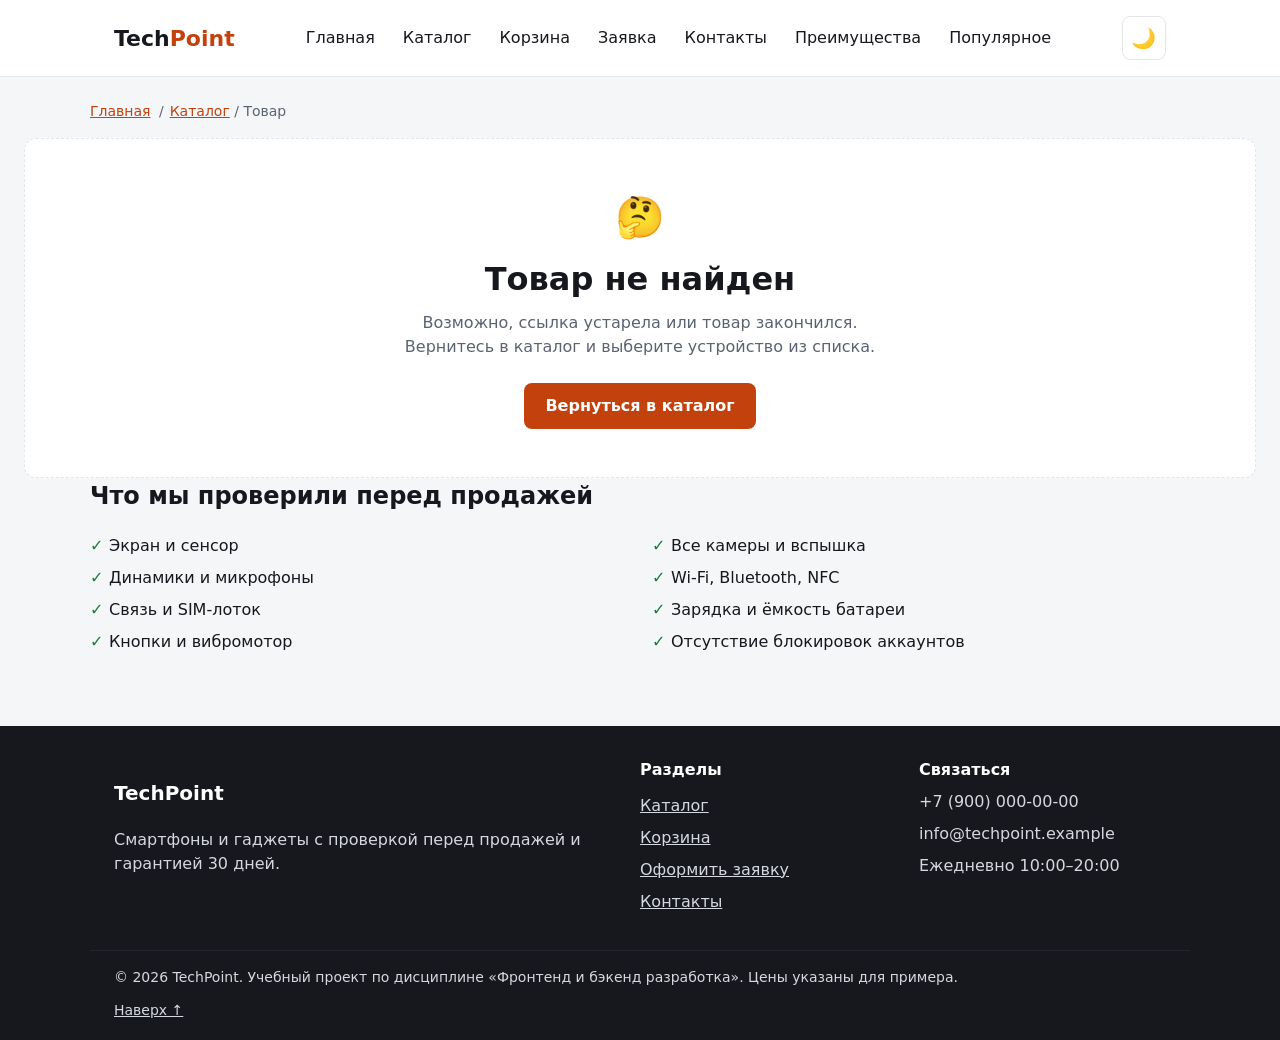
<file: product.html>
<!DOCTYPE html>
<html lang="ru">
<head>
  <meta charset="UTF-8">
  <meta name="viewport" content="width=device-width, initial-scale=1.0">
  <meta name="description" content="Страница товара магазина TechPoint: характеристики, цена и оформление заявки.">
  <title>Товар — TechPoint</title>
  <link rel="stylesheet" href="css/style.css">
  <link rel="stylesheet" href="css/responsive.css">
  <script src="js/data.js" defer></script>
  <script src="js/cart.js" defer></script>
  <script src="js/catalog.js" defer></script>
  <script src="js/validation.js" defer></script>
  <script src="js/modal.js" defer></script>
  <script src="js/main.js" defer></script>
</head>
<body>
  <a class="skip-link" href="#main">Перейти к содержимому</a>

  <header class="site-header">
    <div class="site-header__inner">
      <a class="site-header__logo" href="index.html">Tech<span class="site-header__logo-accent">Point</span></a>
      <button type="button" class="button button--secondary menu-toggle" aria-expanded="false" aria-controls="site-nav" hidden>Меню</button>
      <nav id="site-nav" class="site-nav" aria-label="Основная навигация">
        <ul class="site-nav__list">
          <li class="site-nav__item"><a class="site-nav__link" href="index.html">Главная</a></li>
          <li class="site-nav__item"><a class="site-nav__link" href="catalog.html">Каталог</a></li>
          <li class="site-nav__item"><a class="site-nav__link" href="cart.html">Корзина <span class="cart-counter" id="cart-counter" hidden>0</span></a></li>
          <li class="site-nav__item"><a class="site-nav__link" href="order.html">Заявка</a></li>
          <li class="site-nav__item"><a class="site-nav__link" href="contacts.html">Контакты</a></li>
          <li class="site-nav__item"><a class="site-nav__link" href="index.html#advantages">Преимущества</a></li>
          <li class="site-nav__item"><a class="site-nav__link" href="index.html#popular">Популярное</a></li>
        </ul>
      </nav>
      <button type="button" class="theme-toggle" id="theme-toggle" aria-pressed="false" aria-label="Включить тёмную тему">🌙</button>
    </div>
  </header>

  <main class="page-main" id="main" tabindex="-1">
    <nav class="breadcrumbs" aria-label="Хлебные крошки">
      <a class="breadcrumbs__link" href="index.html">Главная</a>
      <a class="breadcrumbs__link breadcrumbs__link--middle" href="catalog.html">Каталог</a>
      <span class="breadcrumbs__current" id="product-crumb" aria-current="page">Товар</span>
    </nav>

    <!-- Содержимое заполняет renderProductPage() по параметру ?id=N -->
    <article class="product-page" id="product-page">
      <div class="product-page__gallery" id="product-gallery"></div>
      <div class="product-page__info" id="product-info"></div>
    </article>

    <div class="catalog-empty" id="product-not-found" hidden>
      <span class="catalog-empty__icon" aria-hidden="true">🤔</span>
      <h1 class="catalog-empty__title">Товар не найден</h1>
      <p class="catalog-empty__text">Возможно, ссылка устарела или товар закончился. Вернитесь в каталог и выберите устройство из списка.</p>
      <div class="catalog-empty__actions">
        <a class="button button--primary" href="catalog.html">Вернуться в каталог</a>
      </div>
    </div>

    <section class="section" id="product-specs-section">
      <table class="product-table">
        <caption class="product-table__caption">Характеристики товара</caption>
        <thead>
          <tr>
            <th class="product-table__head-cell" scope="col">Параметр</th>
            <th class="product-table__head-cell" scope="col">Значение</th>
          </tr>
        </thead>
        <tbody id="product-specs"></tbody>
      </table>
    </section>

    <section class="section">
      <h2 class="section__title">Что мы проверили перед продажей</h2>
      <ul class="check-list">
        <li class="check-list__item">Экран и сенсор</li>
        <li class="check-list__item">Все камеры и вспышка</li>
        <li class="check-list__item">Динамики и микрофоны</li>
        <li class="check-list__item">Wi‑Fi, Bluetooth, NFC</li>
        <li class="check-list__item">Связь и SIM-лоток</li>
        <li class="check-list__item">Зарядка и ёмкость батареи</li>
        <li class="check-list__item">Кнопки и вибромотор</li>
        <li class="check-list__item">Отсутствие блокировок аккаунтов</li>
      </ul>
    </section>
  </main>

  <footer class="site-footer" id="contacts">
    <div class="site-footer__inner">
      <div class="site-footer__column">
        <p class="site-footer__logo">TechPoint</p>
        <p class="site-footer__text">
          Смартфоны и гаджеты с проверкой перед продажей и гарантией 30 дней.
        </p>
      </div>
      <nav class="site-footer__column" aria-label="Навигация в футере">
        <h2 class="site-footer__title">Разделы</h2>
        <ul class="site-footer__list">
          <li><a class="site-footer__link" href="catalog.html">Каталог</a></li>
          <li><a class="site-footer__link" href="cart.html">Корзина</a></li>
          <li><a class="site-footer__link" href="order.html">Оформить заявку</a></li>
          <li><a class="site-footer__link" href="contacts.html">Контакты</a></li>
        </ul>
      </nav>
      <div class="site-footer__column">
        <h2 class="site-footer__title">Связаться</h2>
        <p class="site-footer__text">+7 (900) 000-00-00</p>
        <p class="site-footer__text">info@techpoint.example</p>
        <p class="site-footer__text">Ежедневно 10:00–20:00</p>
      </div>
    </div>
    <p class="site-footer__bottom">
      &copy; 2026 TechPoint. Учебный проект по дисциплине «Фронтенд и бэкенд разработка». Цены указаны для примера.
      <a class="site-footer__link site-footer__top" href="#">Наверх ↑</a>
    </p>
  </footer>

  <p class="success-message" id="success-message" role="status" hidden></p>
</body>
</html>
</file>
<file: css/style.css>
/* ===============================
   1. Переменные проекта
   =============================== */

:root {
  --color-bg: #ffffff;
  --color-page: #f5f6f8;
  --color-text: #16181d;
  --color-muted: #5b6270;
  --color-primary: #c2410c;
  --color-primary-dark: #9a3412;
  --color-primary-light: #fb923c;
  --color-border: #e2e5ea;
  --color-surface: #f5f6f8;
  --color-surface-accent: #fff3ec;
  --color-dark: #16181d;
  --color-dark-soft: #23262d;
  --color-danger: #b42318;
  --color-danger-bg: #fef3f2;
  --color-new: #1d4ed8;
  --color-success: #157f3b;
  --color-success-bg: #ecfdf3;
  --color-white: #ffffff;

  --space-xs: 4px;
  --space-sm: 8px;
  --space-md: 16px;
  --space-lg: 24px;
  --space-xl: 32px;
  --space-2xl: 48px;

  --radius-sm: 8px;
  --radius-md: 12px;
  --radius-lg: 20px;

  --shadow-sm: 0 1px 3px rgba(22, 24, 29, 0.08);
  --shadow-md: 0 8px 24px rgba(22, 24, 29, 0.12);

  --font-main: system-ui, -apple-system, "Segoe UI", Roboto, Arial, sans-serif;
  --container-width: 1100px;
  --header-height: 76px;
}

/* ===============================
   2. Базовые стили
   =============================== */

* {
  box-sizing: border-box;
}

html {
  scroll-behavior: smooth;
}

body {
  display: flex;
  flex-direction: column;
  min-height: 100vh;
  min-height: 100dvh;
  margin: 0;
  font-family: var(--font-main);
  line-height: 1.5;
  color: var(--color-text);
  background-color: var(--color-page);
}

img {
  max-width: 100%;
  display: block;
}

.page-main {
  flex: 1;
  padding: var(--space-lg);
}

@media (prefers-reduced-motion: reduce) {
  html {
    scroll-behavior: auto;
  }
}

/* ===============================
   3. Общие элементы интерфейса
   =============================== */

a {
  color: var(--color-primary);
}

a:hover {
  color: var(--color-primary-dark);
}

a:focus-visible {
  outline: 2px solid var(--color-primary);
  outline-offset: 3px;
}

:target {
  outline: 2px dashed var(--color-primary);
  outline-offset: 4px;
}

.page-main:target {
  outline: none;
}

.skip-link {
  position: absolute;
  top: -100px;
  left: var(--space-md);
  z-index: 100;
  padding: var(--space-sm) var(--space-md);
  color: var(--color-white);
  background-color: var(--color-dark);
  border-radius: var(--radius-sm);
}

.skip-link:focus {
  top: var(--space-md);
  color: var(--color-white);
}

.button {
  display: inline-block;
  padding: 10px 20px;
  border: 1px solid transparent;
  border-radius: var(--radius-sm);
  font: inherit;
  font-weight: 600;
  text-decoration: none;
  text-align: center;
  cursor: pointer;
  transition: background-color 0.2s, color 0.2s, border-color 0.2s;
}

.button--primary {
  color: var(--color-white);
  background-color: var(--color-primary);
}

.button--primary:hover {
  color: var(--color-white);
  background-color: var(--color-primary-dark);
}

.button--secondary {
  color: var(--color-primary);
  background-color: transparent;
  border-color: var(--color-primary);
}

.button--secondary:hover {
  color: var(--color-white);
  background-color: var(--color-primary);
}

.button--ghost {
  color: var(--color-white);
  background-color: transparent;
  border-color: rgba(255, 255, 255, 0.6);
}

.button--ghost:hover {
  color: var(--color-dark);
  background-color: var(--color-white);
}

.button:focus-visible {
  outline: 2px solid var(--color-primary);
  outline-offset: 3px;
}

.button--ghost:focus-visible {
  outline-color: var(--color-white);
}

.button:disabled,
.button--disabled {
  opacity: 0.6;
  cursor: not-allowed;
}

.badge {
  display: inline-block;
  padding: 4px 10px;
  font-size: 13px;
  font-weight: 700;
  color: var(--color-white);
  border-radius: 999px;
}

.badge--sale {
  background-color: var(--color-danger);
}

.badge--hit {
  background-color: var(--color-primary);
}

.badge--new {
  background-color: var(--color-new);
}

/* ===============================
   4. Компоненты страницы
   =============================== */

.site-header {
  background-color: var(--color-bg);
  border-bottom: 1px solid var(--color-border);
}

.site-header__inner {
  max-width: var(--container-width);
  min-height: var(--header-height);
  margin: 0 auto;
  padding: var(--space-sm) var(--space-lg);
  display: flex;
  flex-wrap: wrap;
  align-items: center;
  justify-content: space-between;
  gap: var(--space-md);
}

.site-header__logo {
  font-size: 22px;
  font-weight: 800;
  color: var(--color-text);
  text-decoration: none;
}

.site-header__logo-accent {
  color: var(--color-primary);
}

.site-nav__list {
  display: flex;
  flex-wrap: wrap;
  justify-content: center;
  align-items: center;
  gap: var(--space-xs);
  padding: 0;
  margin: 0;
  list-style: none;
}

.site-nav__link {
  display: inline-block;
  padding: var(--space-sm) 12px;
  color: var(--color-text);
  text-decoration: none;
  border-radius: var(--radius-sm);
}

.site-nav__link:hover {
  color: var(--color-primary);
  background-color: var(--color-surface-accent);
}

.site-nav__link:focus-visible {
  outline: 2px solid var(--color-primary);
  outline-offset: 3px;
}

.site-nav__link--active,
.site-nav__link--active:hover {
  color: var(--color-white);
  background-color: var(--color-primary);
}

.breadcrumbs {
  max-width: var(--container-width);
  margin: 0 auto var(--space-md);
  font-size: 14px;
  color: var(--color-muted);
}

.breadcrumbs__link {
  color: var(--color-primary);
}

.breadcrumbs__current::before {
  content: " / ";
  color: var(--color-muted);
}

.breadcrumbs__link--middle::before {
  content: "/";
  display: inline-block;
  margin: 0 6px 0 4px;
  color: var(--color-muted);
}

.hero {
  max-width: var(--container-width);
  margin: 0 auto var(--space-2xl);
  padding: var(--space-2xl);
  display: grid;
  grid-template-columns: 1.4fr 1fr;
  align-items: center;
  gap: var(--space-xl);
  color: var(--color-white);
  background-color: var(--color-dark);
  border-radius: var(--radius-lg);
}

.hero__label {
  margin: 0 0 var(--space-sm);
  font-weight: 700;
  color: var(--color-primary-light);
  text-transform: uppercase;
  letter-spacing: 0.08em;
}

.hero__title {
  margin: 0 0 var(--space-md);
  font-size: 40px;
  line-height: 1.15;
}

.hero__accent {
  color: var(--color-primary-light);
}

.hero__text {
  margin: 0 0 var(--space-lg);
  color: #d5d8de;
}

.hero__actions {
  display: flex;
  flex-wrap: wrap;
  gap: var(--space-md);
}

.hero__image {
  justify-self: center;
  width: 260px;
}

.section {
  max-width: var(--container-width);
  margin: 0 auto var(--space-2xl);
  scroll-margin-top: calc(var(--header-height) + var(--space-md));
}

.section__title {
  margin-top: 0;
}

.section__text {
  color: var(--color-muted);
}

.advantages-list {
  display: grid;
  grid-template-columns: repeat(4, 1fr);
  gap: var(--space-lg);
  padding: 0;
  margin: 0;
  list-style: none;
}

.advantages-list__item {
  padding: var(--space-lg);
  background-color: var(--color-bg);
  border: 1px solid var(--color-border);
  border-radius: var(--radius-md);
}

.advantages-list__icon {
  display: inline-grid;
  place-items: center;
  width: 44px;
  height: 44px;
  margin-bottom: var(--space-sm);
  font-size: 22px;
  background-color: var(--color-surface-accent);
  border-radius: var(--radius-sm);
}

.advantages-list__title {
  display: block;
  margin-bottom: var(--space-xs);
}

.advantages-list__text {
  margin: 0;
  color: var(--color-muted);
}

.products-grid {
  display: grid;
  grid-template-columns: repeat(3, 1fr);
  gap: var(--space-lg);
}

.product-card {
  position: relative;
  display: flex;
  flex-direction: column;
  gap: var(--space-sm);
  padding: var(--space-md);
  border: 1px solid var(--color-border);
  border-radius: var(--radius-md);
  background-color: var(--color-bg);
  transition: border-color 0.2s, box-shadow 0.2s;
}

.product-card:hover {
  border-color: var(--color-primary);
  box-shadow: var(--shadow-md);
}

.product-card--featured {
  border-color: var(--color-primary);
}

.product-card--discount {
  border-color: var(--color-danger);
}

.product-card__badge {
  position: absolute;
  top: var(--space-md);
  left: var(--space-md);
  z-index: 1;
}

.product-card__image {
  width: 100%;
  height: 200px;
  object-fit: contain;
  padding: var(--space-md);
  background-color: var(--color-surface);
  border-radius: var(--radius-sm);
}

.product-card__category {
  margin: 0;
  font-size: 13px;
  color: var(--color-muted);
  text-transform: uppercase;
  letter-spacing: 0.05em;
}

.product-card__title {
  margin: 0;
  font-size: 18px;
  color: var(--color-text);
}

.product-card__link {
  color: inherit;
  text-decoration: none;
}

.product-card__link:hover {
  color: var(--color-primary);
}

.product-card__description {
  margin: 0;
  color: var(--color-muted);
}

.product-card__price {
  margin: 0;
  font-size: 20px;
  font-weight: 700;
}

.product-card__old-price {
  margin-left: var(--space-sm);
  font-size: 15px;
  font-weight: 400;
  color: var(--color-muted);
}

.product-card--discount .product-card__price {
  color: var(--color-danger);
}

.product-card__button {
  margin-top: auto;
  align-self: flex-start;
}

.faq__item {
  margin-bottom: var(--space-sm);
  background-color: var(--color-bg);
  border: 1px solid var(--color-border);
  border-radius: var(--radius-sm);
}

.faq__question {
  padding: var(--space-md);
  font-weight: 600;
  cursor: pointer;
}

.faq__question:hover {
  color: var(--color-primary);
}

.faq__question:focus-visible {
  outline: 2px solid var(--color-primary);
  outline-offset: 2px;
}

.faq__answer {
  margin: 0;
  padding: 0 var(--space-md) var(--space-md);
  color: var(--color-muted);
}

.aside-info {
  max-width: var(--container-width);
  margin: 0 auto var(--space-2xl);
  padding: var(--space-lg);
  border-left: 4px solid var(--color-primary);
  background-color: var(--color-surface-accent);
  border-radius: 0 var(--radius-md) var(--radius-md) 0;
}

.aside-info__title {
  margin-top: 0;
}

.aside-info__text {
  margin-bottom: 0;
}

.catalog-layout {
  max-width: var(--container-width);
  margin: 0 auto var(--space-2xl);
  display: grid;
  grid-template-columns: 260px 1fr;
  grid-template-areas: "filters products";
  align-items: start;
  gap: var(--space-lg);
}

.catalog-filters {
  grid-area: filters;
  padding: var(--space-md);
  border: 1px solid var(--color-border);
  border-radius: var(--radius-md);
  background-color: var(--color-bg);
}

.catalog-filters__title {
  margin-top: 0;
}

.catalog-products {
  grid-area: products;
}

.catalog-products__header {
  display: flex;
  flex-wrap: wrap;
  align-items: baseline;
  justify-content: space-between;
  gap: var(--space-sm);
  margin-bottom: var(--space-md);
}

.catalog-products__title {
  margin: 0;
}

.catalog-products__count {
  margin: 0;
  color: var(--color-muted);
}

.filters-form {
  display: grid;
  gap: var(--space-md);
}

.filters-form__fieldset {
  margin: 0;
  padding: var(--space-md);
  border: 1px solid var(--color-border);
  border-radius: var(--radius-sm);
}

.filters-form__legend {
  font-weight: 700;
}

.filters-form__label {
  display: block;
  margin-bottom: var(--space-sm);
}

.filters-form__input {
  width: 100%;
  margin-bottom: var(--space-sm);
  padding: 8px 10px;
  border: 1px solid var(--color-control-border, var(--color-border));
  border-radius: var(--radius-sm);
  font: inherit;
  color: var(--color-text);
  background-color: var(--color-bg);
}

.filters-form__input:hover {
  border-color: var(--color-primary);
}

.filters-form__input:focus-visible,
.filters-form__checkbox:focus-visible {
  outline: 2px solid var(--color-primary);
  outline-offset: 3px;
}

.filters-form__checkbox {
  accent-color: var(--color-primary);
}

.product-page {
  max-width: var(--container-width);
  margin: 0 auto var(--space-2xl);
  display: grid;
  grid-template-columns: 1fr 1fr;
  gap: var(--space-xl);
}

.product-page__gallery {
  position: relative;
  padding: var(--space-xl);
  background-color: var(--color-bg);
  border: 1px solid var(--color-border);
  border-radius: var(--radius-lg);
}

.product-page__badge {
  position: absolute;
  top: var(--space-md);
  left: var(--space-md);
}

.product-page__image {
  width: 100%;
  max-width: 360px;
  margin: 0 auto;
}

.product-page__category {
  margin: 0 0 var(--space-xs);
  font-size: 13px;
  color: var(--color-muted);
  text-transform: uppercase;
  letter-spacing: 0.05em;
}

.product-page__title {
  margin: 0 0 var(--space-sm);
  font-size: 32px;
  line-height: 1.2;
}

.product-page__stock {
  margin: 0 0 var(--space-md);
  font-weight: 600;
  color: var(--color-success);
}

.product-page__price {
  margin: 0 0 var(--space-md);
  font-size: 30px;
  font-weight: 800;
  color: var(--color-danger);
}

.product-page__old-price {
  margin-left: var(--space-sm);
  font-size: 18px;
  font-weight: 400;
  color: var(--color-muted);
}

.product-page__features {
  margin: 0 0 var(--space-lg);
  padding-left: var(--space-lg);
}

.product-page__actions {
  display: flex;
  flex-wrap: wrap;
  gap: var(--space-md);
}

.product-table {
  width: 100%;
  border-collapse: collapse;
  background-color: var(--color-bg);
  border: 1px solid var(--color-border);
}

.product-table__caption {
  margin-bottom: var(--space-sm);
  font-weight: 700;
  text-align: left;
}

.product-table__head-cell {
  padding: 12px var(--space-md);
  text-align: left;
  color: var(--color-white);
  background-color: var(--color-dark);
}

.product-table__cell {
  padding: 12px var(--space-md);
  border-top: 1px solid var(--color-border);
}

.product-table__row:nth-child(even) {
  background-color: var(--color-surface);
}

.product-table__row:hover {
  background-color: var(--color-surface-accent);
}

.check-list {
  display: grid;
  grid-template-columns: repeat(2, 1fr);
  gap: var(--space-sm) var(--space-lg);
  padding: 0;
  list-style: none;
}

.check-list__item::before {
  content: "✓ ";
  font-weight: 700;
  color: var(--color-success);
}

.order-layout {
  max-width: var(--container-width);
  margin: 0 auto var(--space-2xl);
  display: grid;
  grid-template-columns: 1fr 320px;
  align-items: start;
  gap: var(--space-xl);
}

.order-steps {
  padding: var(--space-lg);
  background-color: var(--color-surface-accent);
  border-radius: var(--radius-md);
}

.order-steps__title {
  margin-top: 0;
}

.order-steps__list {
  margin: 0;
  padding-left: var(--space-lg);
}

.order-steps__item {
  margin-bottom: var(--space-sm);
}

.contacts-layout {
  max-width: var(--container-width);
  margin: 0 auto var(--space-2xl);
  display: grid;
  grid-template-columns: repeat(2, 1fr);
  gap: var(--space-lg);
}

.contacts-card {
  padding: var(--space-lg);
  background-color: var(--color-bg);
  border: 1px solid var(--color-border);
  border-radius: var(--radius-md);
}

.contacts-card__title {
  margin-top: 0;
}

.contacts-card__text {
  color: var(--color-muted);
}

.contacts-list {
  margin: 0;
  padding: 0;
  list-style: none;
}

.contacts-list__item {
  margin-bottom: var(--space-sm);
}

.contacts-list__label {
  display: block;
  font-size: 13px;
  color: var(--color-muted);
}

.site-footer {
  color: #d5d8de;
  background-color: var(--color-dark);
  scroll-margin-top: var(--header-height);
}

.site-footer__inner {
  max-width: var(--container-width);
  margin: 0 auto;
  padding: var(--space-xl) var(--space-lg);
  display: grid;
  grid-template-columns: 2fr 1fr 1fr;
  gap: var(--space-xl);
}

.site-footer__logo {
  font-size: 20px;
  font-weight: 800;
  color: var(--color-white);
}

.site-footer__title {
  margin: 0 0 var(--space-sm);
  font-size: 16px;
  color: var(--color-white);
}

.site-footer__text {
  margin: 0 0 var(--space-sm);
}

.site-footer__list {
  margin: 0;
  padding: 0;
  list-style: none;
}

.site-footer__link {
  color: #d5d8de;
  line-height: 2;
}

.site-footer__link:hover {
  color: var(--color-primary-light);
}

.site-footer__link:focus-visible {
  outline-color: var(--color-primary-light);
}

.site-footer__bottom {
  max-width: var(--container-width);
  margin: 0 auto;
  padding: var(--space-md) var(--space-lg);
  font-size: 14px;
  border-top: 1px solid var(--color-dark-soft);
}

/* ===============================
   5. Форма и модальное окно
   =============================== */

.order-dialog {
  width: min(100% - 32px, 560px);
  padding: var(--space-lg);
  border: none;
  border-radius: var(--radius-lg);
  box-shadow: var(--shadow-md);
}

.order-dialog::backdrop {
  background-color: rgba(22, 24, 29, 0.6);
}

.order-dialog__title {
  margin-top: 0;
  margin-bottom: var(--space-xs);
}

.order-dialog__product {
  margin: 0 0 var(--space-lg);
  color: var(--color-muted);
}

.order-dialog__product-name {
  font-weight: 700;
  color: var(--color-text);
}

.order-form--page {
  padding: var(--space-xl);
  background-color: var(--color-bg);
  border: 1px solid var(--color-border);
  border-radius: var(--radius-md);
}

.order-form__field {
  margin-bottom: var(--space-md);
}

.order-form__label {
  display: block;
  margin-bottom: var(--space-xs);
  font-weight: 600;
}

.order-form__required {
  color: var(--color-danger);
}

.order-form__input,
.order-form__select,
.order-form__textarea {
  width: 100%;
  padding: 10px 12px;
  border: 1px solid var(--color-control-border, #c9ced6);
  border-radius: var(--radius-sm);
  font: inherit;
  color: var(--color-text);
  background-color: var(--color-bg);
}

.order-form__input:hover,
.order-form__select:hover,
.order-form__textarea:hover {
  border-color: var(--color-primary);
}

.order-form__input:focus-visible,
.order-form__select:focus-visible,
.order-form__textarea:focus-visible,
.order-form__checkbox:focus-visible,
.order-form__radio:focus-visible {
  outline: 2px solid var(--color-primary);
  outline-offset: 3px;
}

.order-form__checkbox,
.order-form__radio {
  accent-color: var(--color-primary);
}

.order-form__hint {
  display: block;
  margin-top: var(--space-xs);
  color: var(--color-muted);
}

.order-form__fieldset {
  margin: 0 0 var(--space-md);
  padding: var(--space-md);
  border: 1px solid var(--color-border);
  border-radius: var(--radius-sm);
}

.order-form__legend {
  font-weight: 600;
}

.order-form__option {
  display: block;
  margin-bottom: var(--space-xs);
  font-weight: 400;
}

.order-form__field--checkbox .order-form__label {
  font-weight: 400;
}

.order-form__actions {
  display: flex;
  flex-wrap: wrap;
  gap: var(--space-md);
  margin-top: var(--space-lg);
}

.success-message {
  position: fixed;
  left: 50%;
  bottom: var(--space-lg);
  z-index: 30;
  width: min(100% - 32px, 480px);
  margin: 0;
  padding: var(--space-md) var(--space-lg);
  color: var(--color-success);
  font-weight: 600;
  background-color: var(--color-success-bg);
  border-left: 4px solid var(--color-success);
  border-radius: var(--radius-sm);
  box-shadow: var(--shadow-md);
  transform: translateX(-50%);
}

/* ===============================
   6. Позиционирование
   =============================== */

.site-header {
  position: sticky;
  top: 0;
  z-index: 10;
}

.catalog-filters {
  position: sticky;
  top: calc(var(--header-height) + var(--space-md));
}

/* ===============================
   7. Компоненты КР №4: шапка, карточки, корзина, формы
   =============================== */

/* Переключатель темы и счётчик корзины в шапке */
.theme-toggle {
  width: 44px;
  height: 44px;
  font-size: 20px;
  line-height: 1;
  background-color: transparent;
  border: 1px solid var(--color-border);
  border-radius: var(--radius-sm);
  cursor: pointer;
}

.theme-toggle:hover {
  border-color: var(--color-primary);
}

.menu-toggle {
  margin-left: auto;
}

.cart-counter {
  display: inline-grid;
  place-items: center;
  min-width: 20px;
  height: 20px;
  padding: 0 6px;
  margin-left: 4px;
  font-size: 12px;
  font-weight: 700;
  color: var(--color-white);
  background-color: var(--color-primary);
  border-radius: 999px;
}

.site-nav__link--active .cart-counter {
  color: var(--color-primary);
  background-color: var(--color-white);
}

/* Дополнения к карточке товара */
.product-card__favorite {
  position: absolute;
  top: var(--space-md);
  right: var(--space-md);
  z-index: 1;
  width: 36px;
  height: 36px;
  font-size: 17px;
  line-height: 1;
  color: var(--color-muted);
  background-color: var(--color-bg);
  border: 1px solid var(--color-border);
  border-radius: 50%;
  cursor: pointer;
}

.product-card__favorite:hover {
  color: var(--color-danger);
  border-color: var(--color-danger);
}

.product-card__favorite--active {
  color: var(--color-white);
  background-color: var(--color-danger);
  border-color: var(--color-danger);
}

.product-card__rating {
  margin: 0;
  font-size: 14px;
  font-weight: 600;
  color: var(--color-primary);
}

.product-card__stock {
  margin: 0;
  font-size: 14px;
  font-weight: 600;
  color: var(--color-success);
}

.product-card__stock--out {
  color: var(--color-muted);
}

.product-card--unavailable .product-card__image {
  opacity: 0.55;
}

.product-card__actions {
  display: flex;
  flex-wrap: wrap;
  gap: var(--space-sm);
  margin-top: auto;
}

.product-card__actions .product-card__button {
  margin-top: 0;
}

/* Пустое состояние каталога и корзины */
.catalog-empty {
  padding: var(--space-2xl) var(--space-lg);
  text-align: center;
  background-color: var(--color-bg);
  border: 1px dashed var(--color-border);
  border-radius: var(--radius-md);
}

.catalog-empty__icon {
  display: block;
  margin-bottom: var(--space-sm);
  font-size: 40px;
}

.catalog-empty__title {
  margin: 0 0 var(--space-sm);
}

.catalog-empty__text {
  max-width: 520px;
  margin: 0 auto var(--space-sm);
  color: var(--color-muted);
}

.catalog-empty__actions {
  display: flex;
  flex-wrap: wrap;
  justify-content: center;
  gap: var(--space-md);
  margin-top: var(--space-lg);
}

/* Корзина */
.cart-layout {
  max-width: var(--container-width);
  margin: 0 auto var(--space-2xl);
  display: grid;
  grid-template-columns: minmax(0, 1fr) 320px;
  align-items: start;
  gap: var(--space-xl);
}

.cart-items {
  display: grid;
  gap: var(--space-md);
  margin: 0;
  padding: 0;
  list-style: none;
}

.cart-item {
  display: grid;
  grid-template-columns: 96px minmax(0, 1fr) auto auto auto;
  grid-template-areas: "image info controls sum remove";
  align-items: center;
  gap: var(--space-md);
  padding: var(--space-md);
  background-color: var(--color-bg);
  border: 1px solid var(--color-border);
  border-radius: var(--radius-md);
}

.cart-item__image {
  grid-area: image;
  width: 96px;
  height: 96px;
  padding: var(--space-sm);
  object-fit: contain;
  background-color: var(--color-surface);
  border-radius: var(--radius-sm);
}

.cart-item__info {
  grid-area: info;
}

.cart-item__title {
  font-weight: 600;
  color: var(--color-text);
  text-decoration: none;
}

.cart-item__title:hover {
  color: var(--color-primary);
}

.cart-item__price {
  margin: var(--space-xs) 0 0;
  font-size: 14px;
  color: var(--color-muted);
}

.cart-item__controls {
  grid-area: controls;
  display: flex;
  align-items: center;
  gap: var(--space-sm);
}

.qty-button {
  width: 44px;
  padding: 10px 0;
}

.cart-item__quantity {
  min-width: 24px;
  font-weight: 700;
  text-align: center;
}

.cart-item__sum {
  grid-area: sum;
  margin: 0;
  font-weight: 700;
  white-space: nowrap;
}

.cart-item__remove {
  grid-area: remove;
  width: 44px;
  height: 44px;
  font-size: 16px;
  color: var(--color-muted);
  background-color: transparent;
  border: 1px solid var(--color-border);
  border-radius: var(--radius-sm);
  cursor: pointer;
}

.cart-item__remove:hover {
  color: var(--color-white);
  background-color: var(--color-danger);
  border-color: var(--color-danger);
}

.cart-summary {
  padding: var(--space-lg);
  background-color: var(--color-bg);
  border: 1px solid var(--color-border);
  border-radius: var(--radius-md);
}

.cart-summary__title {
  margin-top: 0;
}

.cart-summary__row {
  display: flex;
  justify-content: space-between;
  gap: var(--space-md);
  margin: 0 0 var(--space-sm);
}

.cart-summary__row--discount {
  color: var(--color-success);
}

.cart-summary__row--total {
  margin-top: var(--space-md);
  padding-top: var(--space-md);
  font-size: 20px;
  font-weight: 800;
  border-top: 1px solid var(--color-border);
}

.cart-summary__actions {
  display: grid;
  gap: var(--space-sm);
  margin-top: var(--space-lg);
}

.cart-summary__hint {
  margin: var(--space-md) 0 0;
  font-size: 13px;
  color: var(--color-muted);
}

.promo-form {
  margin: var(--space-md) 0;
}

.promo-form__label {
  display: block;
  margin-bottom: var(--space-xs);
  font-weight: 600;
}

.promo-form__row {
  display: flex;
  gap: var(--space-sm);
}

.promo-form__input {
  flex: 1;
  min-width: 0;
  padding: 10px 12px;
  border: 1px solid var(--color-control-border, #c9ced6);
  border-radius: var(--radius-sm);
  font: inherit;
  color: var(--color-text);
  background-color: var(--color-bg);
}

.promo-message {
  min-height: 1.2em;
  margin: var(--space-xs) 0 0;
  font-size: 14px;
}

.promo-message--ok {
  color: var(--color-success);
}

.promo-message--error {
  color: var(--color-danger);
}

/* Ошибки и сообщения форм */
.order-form__error {
  margin: var(--space-xs) 0 0;
  font-size: 14px;
  color: var(--color-danger);
}

.order-form__input--invalid {
  border-color: var(--color-danger);
}

.order-form__summary {
  margin: 0 0 var(--space-md);
  padding: var(--space-sm) var(--space-md);
  font-weight: 600;
  border-radius: var(--radius-sm);
}

.order-form__summary--error {
  color: var(--color-danger);
  background-color: var(--color-danger-bg);
  border-left: 4px solid var(--color-danger);
}

.order-form__summary--ok {
  color: var(--color-success);
  background-color: var(--color-success-bg);
  border-left: 4px solid var(--color-success);
}

.order-success {
  margin: var(--space-lg) 0 0;
  padding: var(--space-md);
  font-weight: 600;
  color: var(--color-success);
  background-color: var(--color-success-bg);
  border-left: 4px solid var(--color-success);
  border-radius: var(--radius-sm);
}

/* Страница товара */
.product-page__stock--out {
  color: var(--color-muted);
}

.product-page__rating {
  margin: 0 0 var(--space-md);
  font-weight: 600;
  color: var(--color-primary);
}

.product-page__favorite[aria-pressed="true"] {
  color: var(--color-white);
  background-color: var(--color-danger);
  border-color: var(--color-danger);
}

/* ===============================
   8. Тёмная тема
   Класс theme--dark переключает переменные проекта.
   =============================== */

body.theme--dark {
  --color-bg: #1c1f26;
  --color-page: #13151a;
  --color-text: #e8eaef;
  --color-muted: #9aa2b1;
  --color-border: #343a46;
  --color-surface: #23262d;
  --color-surface-accent: #33261c;
  --color-control-border: #4a5262;
  --color-success: #4ade80;
  --color-success-bg: #12291b;
  --color-danger: #f87171;
  --color-danger-bg: #3a1d1d;
  --color-new: #60a5fa;
  --shadow-md: 0 8px 24px rgba(0, 0, 0, 0.5);
}

body.theme--dark .product-card__favorite--active,
body.theme--dark .cart-item__remove:hover,
body.theme--dark .product-page__favorite[aria-pressed="true"] {
  color: #13151a;
}

body.theme--dark .badge {
  color: #13151a;
}

body.theme--dark .button--primary,
body.theme--dark .button--secondary:hover {
  color: #ffffff;
}
</file>
<file: css/responsive.css>
/* Mobile First: базовые раскладки рассчитаны на узкий экран. */
:root {
  --color-control-border: #7c8595;
}

img,
video {
  max-width: 100%;
  height: auto;
}

[hidden] {
  display: none !important;
}

:focus-visible {
  outline: 3px solid #1864ab;
  outline-offset: 3px;
}

.site-header {
  position: relative;
}

.site-header__inner,
.page-main,
.site-footer__inner {
  padding-inline: var(--space-md);
}

.site-nav {
  flex-basis: 100%;
}

.menu-toggle[aria-expanded="false"]:not([hidden]) + .site-nav {
  display: none;
}

.site-nav__list {
  justify-content: flex-start;
}

.site-nav__link,
.button,
.menu-toggle,
.catalog-filters__title {
  min-height: 44px;
}

.site-nav__link,
.button {
  display: inline-flex;
  align-items: center;
  justify-content: center;
}

.hero,
.advantages-list,
.products-grid,
.catalog-layout,
.product-page,
.order-layout,
.contacts-layout,
.site-footer__inner {
  grid-template-columns: minmax(0, 1fr);
}

.catalog-layout {
  grid-template-areas: "filters" "products";
}

.hero {
  padding: var(--space-lg);
}

.hero__title {
  font-size: clamp(1.75rem, 4.8vw, 2.5rem);
}

.hero__image {
  width: min(60%, 260px);
}

.section,
.site-footer {
  scroll-margin-top: var(--space-md);
}

.catalog-filters {
  position: static;
}

.catalog-filters__title {
  cursor: pointer;
  padding-block: var(--space-sm);
  font-weight: 700;
}

.filters-form {
  margin-top: var(--space-sm);
}

.filters-form__fieldset,
.order-form__fieldset {
  min-inline-size: 0;
}

.filter-checkbox {
  display: flex;
  align-items: center;
  gap: var(--space-sm);
  min-height: 44px;
  margin-bottom: 0;
  cursor: pointer;
}

.filters-form__input,
.order-form__input,
.order-form__select,
.order-form__textarea {
  min-height: 44px;
  border-color: var(--color-control-border);
}

.order-form__textarea {
  resize: vertical;
}

.order-form--page,
.contacts-card {
  padding: var(--space-md);
}

.contacts-card,
.product-card,
.product-table {
  overflow-wrap: anywhere;
}

.product-card__image {
  height: clamp(155px, 38vw, 210px);
}

.product-page__image {
  max-width: min(100%, 420px);
}

.product-table {
  table-layout: fixed;
}

.product-table th:first-child {
  width: 40%;
}

.product-table__cell,
.product-table__head-cell {
  padding: var(--space-sm);
  text-align: left;
  vertical-align: top;
}

.order-dialog {
  max-height: calc(100dvh - 32px);
  overflow-y: auto;
}

.site-footer__top {
  display: block;
  width: fit-content;
  margin-top: var(--space-sm);
}

@media (min-width: 600px) {
  .advantages-list,
  .products-grid,
  .contacts-layout {
    grid-template-columns: repeat(2, minmax(0, 1fr));
  }
}

@media (min-width: 768px) {
  .hero,
  .product-page {
    grid-template-columns: repeat(2, minmax(0, 1fr));
  }

  .hero {
    padding: var(--space-xl);
  }

  .hero__image {
    width: min(100%, 260px);
  }

  .site-footer__inner {
    grid-template-columns: 2fr 1fr 1fr;
  }

  .order-form--page,
  .contacts-card {
    padding: var(--space-lg);
  }

  .product-table__cell,
  .product-table__head-cell {
    padding: 12px var(--space-md);
  }
}

@media (min-width: 1024px) {
  .site-header__inner,
  .page-main,
  .site-footer__inner {
    padding-inline: var(--space-lg);
  }

  .menu-toggle {
    display: none;
  }

  .site-nav {
    display: block !important;
    flex-basis: auto;
  }

  .catalog-layout {
    grid-template-columns: 240px minmax(0, 1fr);
    grid-template-areas: "filters products";
  }

  .order-layout {
    grid-template-columns: minmax(0, 1fr) 300px;
  }

  .advantages-list {
    grid-template-columns: repeat(4, minmax(0, 1fr));
  }

  .products-grid {
    grid-template-columns: repeat(3, minmax(0, 1fr));
  }

  .catalog-products .products-grid {
    grid-template-columns: repeat(auto-fit, minmax(220px, 1fr));
  }
}

@media (min-width: 1024px) and (min-height: 900px) {
  .catalog-filters {
    position: sticky;
    top: var(--space-md);
  }
}

/* ===============================
   Компоненты КР №4: мобильная раскладка
   =============================== */

.cart-layout {
  grid-template-columns: minmax(0, 1fr);
}

.cart-item {
  grid-template-columns: 72px minmax(0, 1fr) auto;
  grid-template-areas:
    "image info remove"
    "controls sum sum";
}

.cart-item__image {
  width: 72px;
  height: 72px;
}

.cart-item__sum {
  justify-self: end;
}

@media (min-width: 768px) {
  .cart-item {
    grid-template-columns: 96px minmax(0, 1fr) auto auto auto;
    grid-template-areas: "image info controls sum remove";
  }

  .cart-item__image {
    width: 96px;
    height: 96px;
  }
}

@media (min-width: 1024px) {
  .cart-layout {
    grid-template-columns: minmax(0, 1fr) 320px;
  }
}
</file>
